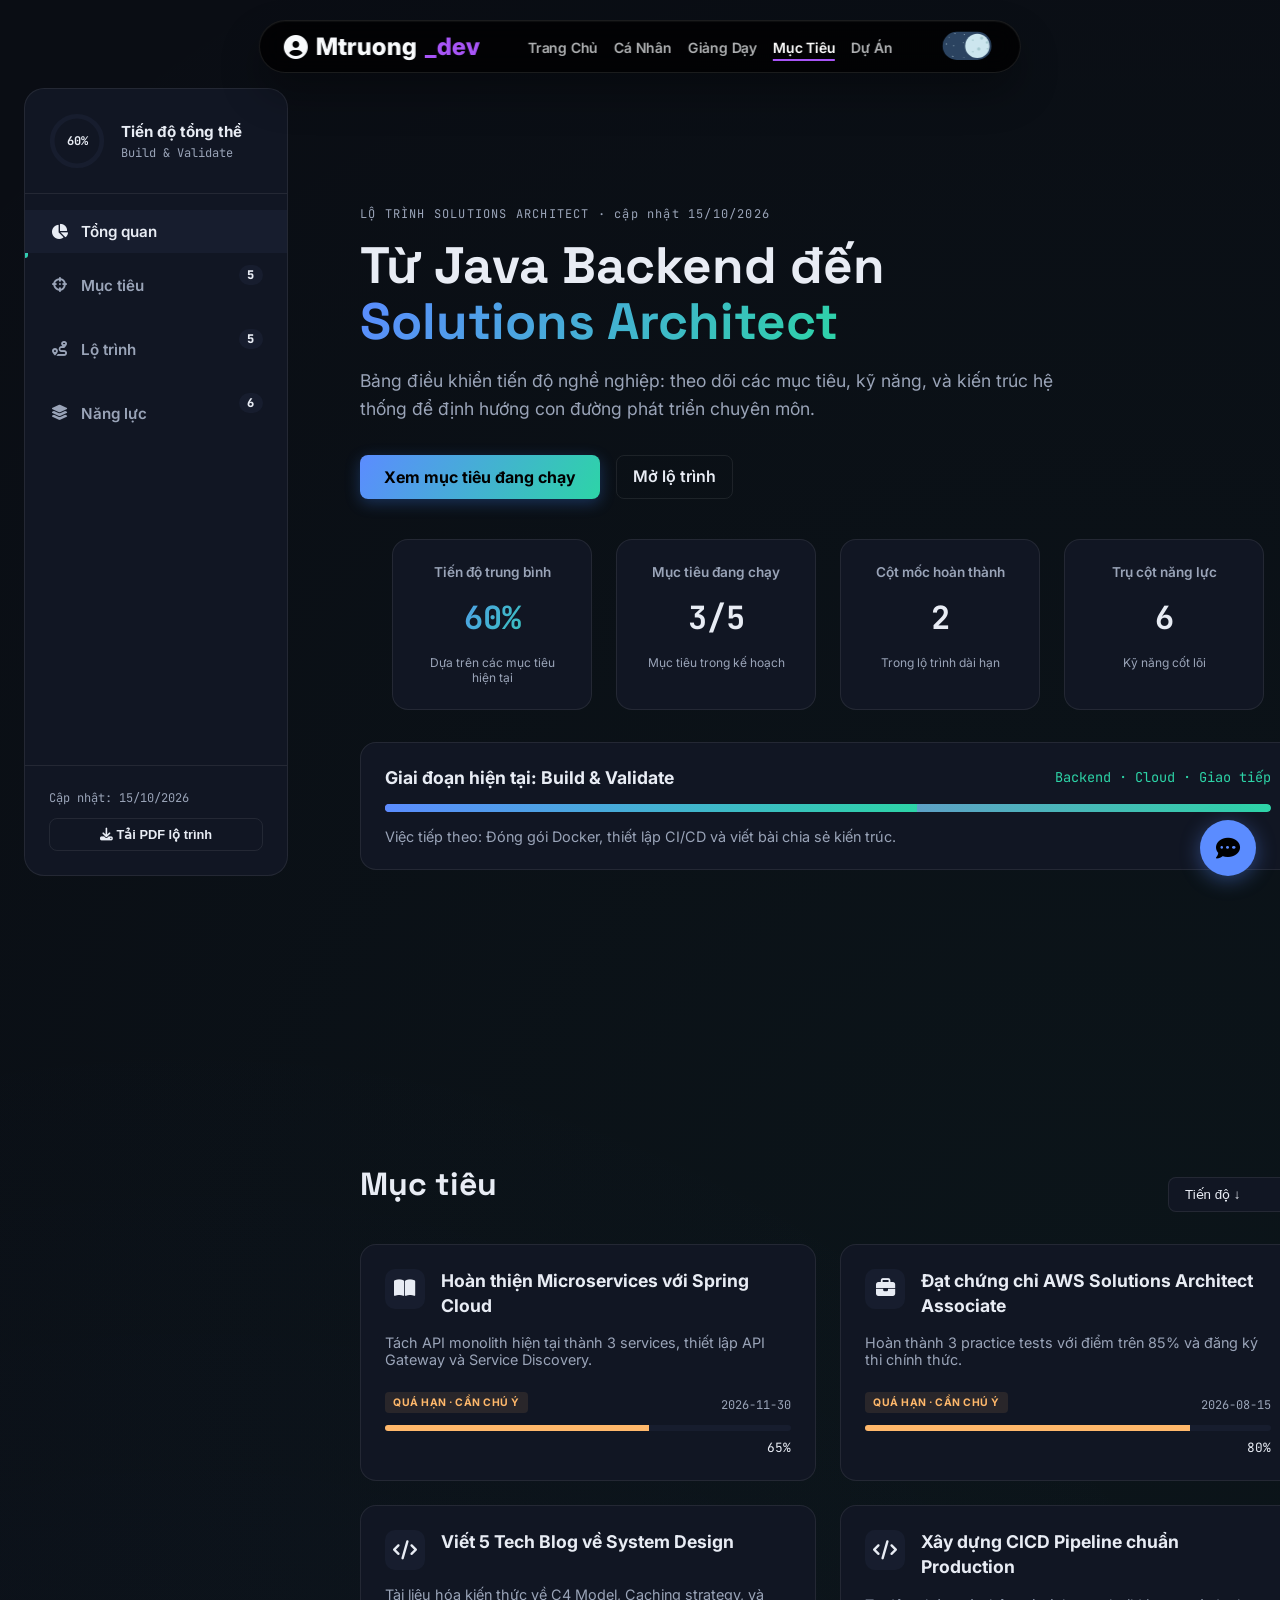
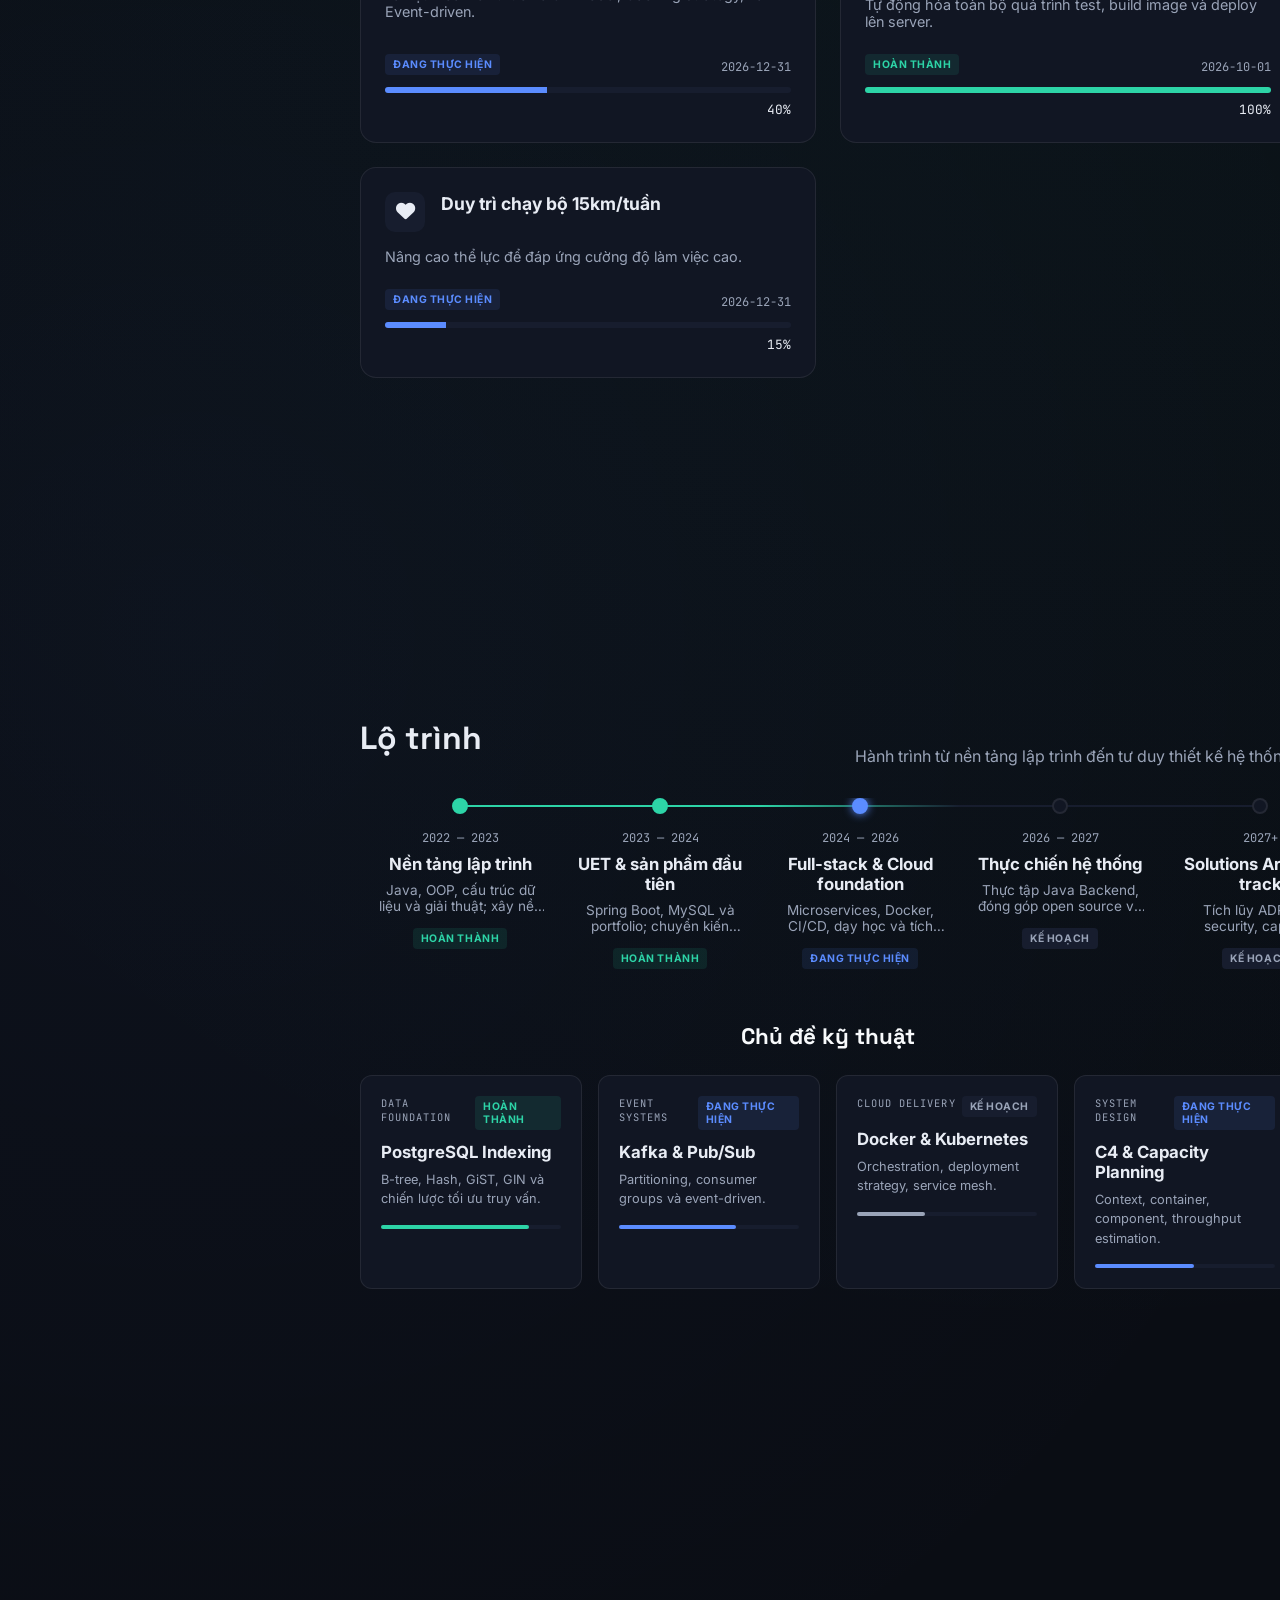
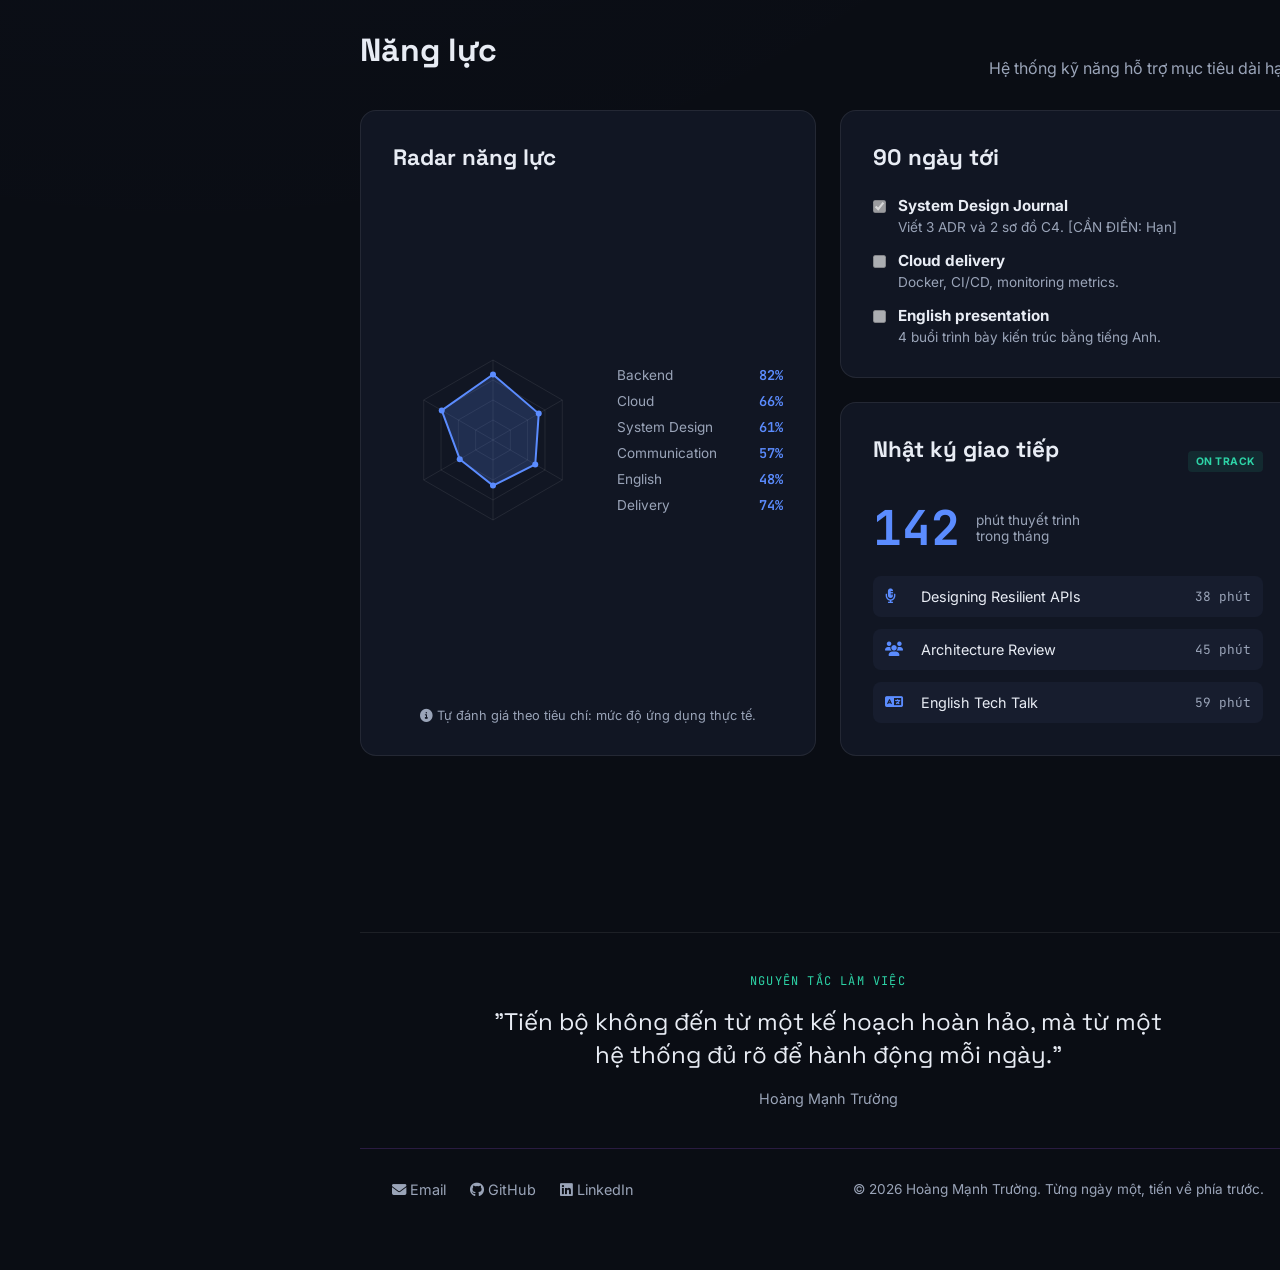
<file: backend/src/main/resources/static/pages/muctieu.html>
<!DOCTYPE html>
<html lang="vi">
<head>
  <meta charset="UTF-8">
  <meta name="viewport" content="width=device-width, initial-scale=1">
  <meta name="description" content="Lộ trình phát triển cá nhân hướng tới Solutions Architect của Hoàng Mạnh Trường.">
  <title>SA.Path — Mục Tiêu Cá Nhân</title>
  
  <link rel="preconnect" href="https://fonts.googleapis.com">
  <link rel="preconnect" href="https://fonts.gstatic.com" crossorigin>
  <link href="https://fonts.googleapis.com/css2?family=Inter:wght@400;500;600;700&family=JetBrains+Mono:wght@500;600;700&family=Space+Grotesk:wght@600;700&display=swap" rel="stylesheet">
  
  <link rel="stylesheet" href="../assets/css/style.css">
  <link rel="stylesheet" href="../assets/css/common.css">
  <link rel="stylesheet" href="https://cdnjs.cloudflare.com/ajax/libs/font-awesome/6.4.0/css/all.min.css">
  <link rel="stylesheet" href="../assets/css/goals-page.css">
</head>
<body class="sa-path-page" data-theme="dark">
  <nav class="navbar-unified" aria-label="Điều hướng chính"><a href="../index.html" class="nav-logo"><i class="fa-solid fa-circle-user"></i> Mtruong<span>_dev</span></a>        <ul class="nav-links-unified">
            <li><a href="../index.html">Trang Chủ</a></li>
            <li><a href="about.html">Cá Nhân</a></li>
            <li>
                <a href="teaching.html">Giảng Dạy <i class="fa-solid fa-angle-down" style="font-size: 0.7em;"></i></a>
                <ul class="nav-dropdown">
                    <li><a href="teaching.html#about">Giới thiệu</a></li>
                    <li><a href="teaching.html#programs">Lộ trình học</a></li>
                    <li><a href="teaching.html#pricing">Học phí</a></li>
                    <li><a href="teaching.html#resources">Góc học tập</a></li>
                    <li><a href="teaching.html#research">Nghiên cứu</a></li>
                </ul>
            </li>
            <li><a href="muctieu.html">Mục Tiêu</a></li>
            <li><a href="projects.html">Dự Án</a></li>
        </ul><div id="auth-controls" class="nav-auth"><label id="theme-toggle-button">
  <input type="checkbox" id="toggle">
  <svg viewBox="0 0 69.667 44" xmlns:xlink="http://www.w3.org/1999/xlink" xmlns="http://www.w3.org/2000/svg">
    <g transform="translate(3.5 3.5)" data-name="Component 15 – 1" id="Component_15_1">
      <g filter="url(#container)" transform="matrix(1, 0, 0, 1, -3.5, -3.5)">
        <rect fill="#83cbd8" transform="translate(3.5 3.5)" rx="17.5" height="35" width="60.667" data-name="container" id="container"></rect>
      </g>
      <g transform="translate(2.333 2.333)" id="button">
        <g data-name="sun" id="sun">
          <g filter="url(#sun-outer)" transform="matrix(1, 0, 0, 1, -5.83, -5.83)">
            <circle fill="#f8e664" transform="translate(5.83 5.83)" r="15.167" cy="15.167" cx="15.167" data-name="sun-outer" id="sun-outer-2"></circle>
          </g>
          <g filter="url(#sun)" transform="matrix(1, 0, 0, 1, -5.83, -5.83)">
            <path fill="rgba(246,254,247,0.29)" transform="translate(9.33 9.33)" d="M11.667,0A11.667,11.667,0,1,1,0,11.667,11.667,11.667,0,0,1,11.667,0Z" data-name="sun" id="sun-3"></path>
          </g>
          <circle fill="#fcf4b9" transform="translate(8.167 8.167)" r="7" cy="7" cx="7" id="sun-inner"></circle>
        </g>
        <g data-name="moon" id="moon">
          <g filter="url(#moon)" transform="matrix(1, 0, 0, 1, -31.5, -5.83)">
            <circle fill="#cce6ee" transform="translate(31.5 5.83)" r="15.167" cy="15.167" cx="15.167" data-name="moon" id="moon-3"></circle>
          </g>
          <g fill="#a6cad0" transform="translate(-24.415 -1.009)" id="patches">
            <circle transform="translate(43.009 4.496)" r="2" cy="2" cx="2"></circle>
            <circle transform="translate(39.366 17.952)" r="2" cy="2" cx="2" data-name="patch"></circle>
            <circle transform="translate(33.016 8.044)" r="1" cy="1" cx="1" data-name="patch"></circle>
            <circle transform="translate(51.081 18.888)" r="1" cy="1" cx="1" data-name="patch"></circle>
            <circle transform="translate(33.016 22.503)" r="1" cy="1" cx="1" data-name="patch"></circle>
            <circle transform="translate(50.081 10.53)" r="1.5" cy="1.5" cx="1.5" data-name="patch"></circle>
          </g>
        </g>
      </g>
      <g filter="url(#cloud)" transform="matrix(1, 0, 0, 1, -3.5, -3.5)">
        <path fill="#fff" transform="translate(-3466.47 -160.94)" d="M3512.81,173.815a4.463,4.463,0,0,1,2.243.62.95.95,0,0,1,.72-1.281,4.852,4.852,0,0,1,2.623.519c.034.02-.5-1.968.281-2.716a2.117,2.117,0,0,1,2.829-.274,1.821,1.821,0,0,1,.854,1.858c.063.037,2.594-.049,3.285,1.273s-.865,2.544-.807,2.626a12.192,12.192,0,0,1,2.278.892c.553.448,1.106,1.992-1.62,2.927a7.742,7.742,0,0,1-3.762-.3c-1.28-.49-1.181-2.65-1.137-2.624s-1.417,2.2-2.623,2.2a4.172,4.172,0,0,1-2.394-1.206,3.825,3.825,0,0,1-2.771.774c-3.429-.46-2.333-3.267-2.2-3.55A3.721,3.721,0,0,1,3512.81,173.815Z" data-name="cloud" id="cloud"></path>
      </g>
      <g fill="#def8ff" transform="translate(3.585 1.325)" id="stars">
        <path transform="matrix(-1, 0.017, -0.017, -1, 24.231, 3.055)" d="M.774,0,.566.559,0,.539.458.933.25,1.492l.485-.361.458.394L1.024.953,1.509.592.943.572Z"></path>
        <path transform="matrix(-0.777, 0.629, -0.629, -0.777, 23.185, 12.358)" d="M1.341.529.836.472.736,0,.505.46,0,.4.4.729l-.231.46L.605.932l.4.326L.9.786Z" data-name="star"></path>
        <path transform="matrix(0.438, 0.899, -0.899, 0.438, 23.177, 29.735)" d="M.015,1.065.475.9l.285.365L.766.772l.46-.164L.745.494.751,0,.481.407,0,.293.285.658Z" data-name="star"></path>
        <path transform="translate(12.677 0.388) rotate(104)" d="M1.161,1.6,1.059,1,1.574.722.962.607.86,0,.613.572,0,.457.446.881.2,1.454l.516-.274Z" data-name="star"></path>
        <path transform="matrix(-0.07, 0.998, -0.998, -0.07, 11.066, 15.457)" d="M.873,1.648l.114-.62L1.579.945,1.03.62,1.144,0,.706.464.157.139.438.7,0,1.167l.592-.083Z" data-name="star"></path>
        <path transform="translate(8.326 28.061) rotate(11)" d="M.593,0,.638.724,0,.982l.7.211.045.724.36-.64.7.211L1.342.935,1.7.294,1.063.552Z" data-name="star"></path>
        <path transform="translate(5.012 5.962) rotate(172)" d="M.816,0,.5.455,0,.311.323.767l-.312.455.516-.215.323.456L.827.911,1.343.7.839.552Z" data-name="star"></path>
        <path transform="translate(2.218 14.616) rotate(169)" d="M1.261,0,.774.571.114.3.487.967,0,1.538.728,1.32l.372.662.047-.749.728-.218L1.215.749Z" data-name="star"></path>
      </g>
    </g>
  </svg>
</label></div></nav>

  <div class="sa-layout">
    <!-- SIDEBAR -->
    <aside class="sa-sidebar" id="sa-sidebar">
      <div class="sidebar-header">
        <div class="sidebar-progress-ring">
          <svg viewBox="0 0 36 36">
            <path class="ring-bg" d="M18 2.0845 a 15.9155 15.9155 0 0 1 0 31.831 a 15.9155 15.9155 0 0 1 0 -31.831" />
            <path class="ring-fill" id="sb-ring" stroke-dasharray="0, 100" d="M18 2.0845 a 15.9155 15.9155 0 0 1 0 31.831 a 15.9155 15.9155 0 0 1 0 -31.831" />
          </svg>
          <span id="sb-progress-text">0%</span>
        </div>
        <div class="sidebar-header-text">
          <strong>Tiến độ tổng thể</strong>
          <span class="mono">Build & Validate</span>
        </div>
      </div>
      
      <nav class="sidebar-nav" aria-label="Mục lục trang">
        <div class="nav-scroll-indicator" id="nav-indicator"></div>
        
        <a href="#tong-quan" class="nav-item is-active" data-target="tong-quan" aria-current="true">
          <i class="fa-solid fa-chart-pie"></i>
          <span>Tổng quan</span>
        </a>
        
        <div class="nav-item-group">
          <a href="#muc-tieu" class="nav-item" data-target="muc-tieu">
            <i class="fa-solid fa-crosshairs"></i>
            <span>Mục tiêu</span>
            <span class="badge" id="sb-goals-count">0</span>
          </a>
          <div class="nav-sub-items">
            <button class="nav-filter active" data-filter="all">Tất cả</button>
            <button class="nav-filter" data-filter="hoc-tap">Học tập</button>
            <button class="nav-filter" data-filter="ky-nang">Kỹ năng</button>
            <button class="nav-filter" data-filter="su-nghiep">Sự nghiệp</button>
            <button class="nav-filter" data-filter="cuoc-song">Cuộc sống</button>
          </div>
        </div>
        
        <a href="#lo-trinh" class="nav-item" data-target="lo-trinh">
          <i class="fa-solid fa-route"></i>
          <span>Lộ trình</span>
          <span class="badge" id="sb-roadmap-count">0</span>
        </a>
        
        <a href="#nang-luc" class="nav-item" data-target="nang-luc">
          <i class="fa-solid fa-layer-group"></i>
          <span>Năng lực</span>
          <span class="badge" id="sb-cap-count">0</span>
        </a>
      </nav>
      
      <div class="sidebar-footer">
        <p class="mono" id="sb-last-update">Cập nhật: --/--/----</p>
        <button class="btn-outline btn-sm"><i class="fa-solid fa-download"></i> Tải PDF lộ trình</button>
        <button class="btn-toggle-sidebar" id="btn-toggle-sidebar" aria-label="Thu gọn sidebar">
          <i class="fa-solid fa-chevron-left"></i>
        </button>
      </div>
    </aside>

    <!-- MOBILE BOTTOM BAR -->
    <nav class="mobile-bottom-bar">
        <a href="#tong-quan" class="nav-item is-active" data-target="tong-quan">
          <i class="fa-solid fa-chart-pie"></i><span>Tổng quan</span>
        </a>
        <a href="#muc-tieu" class="nav-item" data-target="muc-tieu">
          <i class="fa-solid fa-crosshairs"></i><span>Mục tiêu</span>
        </a>
        <a href="#lo-trinh" class="nav-item" data-target="lo-trinh">
          <i class="fa-solid fa-route"></i><span>Lộ trình</span>
        </a>
        <a href="#nang-luc" class="nav-item" data-target="nang-luc">
          <i class="fa-solid fa-layer-group"></i><span>Năng lực</span>
        </a>
    </nav>

    <!-- MAIN CONTENT -->
    <main class="sa-content">
      
      <!-- 1. TỔNG QUAN -->
      <section id="tong-quan" class="sa-section">
        <div class="overview-hero reveal">
          <div class="hero-label mono">LỘ TRÌNH SOLUTIONS ARCHITECT · <span id="hero-date"></span></div>
          <h1>Từ Java Backend đến <span class="text-gradient">Solutions Architect</span></h1>
          <p class="hero-desc">Bảng điều khiển tiến độ nghề nghiệp: theo dõi các mục tiêu, kỹ năng, và kiến trúc hệ thống để định hướng con đường phát triển chuyên môn.</p>
          <div class="hero-cta">
            <a href="#muc-tieu" class="btn-primary">Xem mục tiêu đang chạy</a>
            <a href="#lo-trinh" class="btn-outline">Mở lộ trình</a>
          </div>
        </div>
        
        <div class="stats-grid reveal" style="transition-delay: 0.1s">
          <div class="stat-card">
            <div class="stat-header">Tiến độ trung bình</div>
            <div class="stat-value text-gradient" id="stat-avg">0%</div>
            <div class="stat-desc">Dựa trên các mục tiêu hiện tại</div>
          </div>
          <div class="stat-card">
            <div class="stat-header">Mục tiêu đang chạy</div>
            <div class="stat-value" id="stat-active-goals">0/0</div>
            <div class="stat-desc">Mục tiêu trong kế hoạch</div>
          </div>
          <div class="stat-card">
            <div class="stat-header">Cột mốc hoàn thành</div>
            <div class="stat-value" id="stat-milestones">0</div>
            <div class="stat-desc">Trong lộ trình dài hạn</div>
          </div>
          <div class="stat-card">
            <div class="stat-header">Trụ cột năng lực</div>
            <div class="stat-value" id="stat-capabilities">0</div>
            <div class="stat-desc">Kỹ năng cốt lõi</div>
          </div>
        </div>

        <div class="stage-card reveal" style="transition-delay: 0.2s">
          <div class="stage-header">
            <h3>Giai đoạn hiện tại: Build & Validate</h3>
            <span class="mono">Backend · Cloud · Giao tiếp</span>
          </div>
          <div class="stage-progress">
            <div class="progress-bar"><div class="progress-fill" style="width: 0%" id="stage-progress-fill"></div></div>
          </div>
          <p class="stage-next">Việc tiếp theo: Đóng gói Docker, thiết lập CI/CD và viết bài chia sẻ kiến trúc.</p>
        </div>
      </section>

      <!-- 2. MỤC TIÊU -->
      <section id="muc-tieu" class="sa-section">
        <div class="section-header reveal">
          <h2>Mục tiêu</h2>
          <div class="mobile-filters" id="mobile-filters">
            <!-- Rendered by JS -->
          </div>
          <div class="controls">
             <select id="goal-sort">
               <option value="progress">Tiến độ ↓</option>
               <option value="deadline">Hạn gần nhất</option>
               <option value="group">Nhóm</option>
             </select>
          </div>
        </div>
        
        <div id="goals-container" class="goals-container">
           <!-- Rendered by JS -->
        </div>
      </section>

      <!-- 3. LỘ TRÌNH -->
      <section id="lo-trinh" class="sa-section">
        <div class="section-header reveal">
          <h2>Lộ trình</h2>
          <p>Hành trình từ nền tảng lập trình đến tư duy thiết kế hệ thống.</p>
        </div>
        <div class="roadmap-container reveal" id="roadmap-container">
          <!-- Rendered by JS -->
        </div>
        
        <h3 class="subsection-title reveal">Chủ đề kỹ thuật</h3>
        <div class="topics-grid reveal" id="topics-grid">
           <!-- Rendered by JS -->
        </div>
      </section>

      <!-- 4. NĂNG LỰC -->
      <section id="nang-luc" class="sa-section">
        <div class="section-header reveal">
          <h2>Năng lực</h2>
          <p>Hệ thống kỹ năng hỗ trợ mục tiêu dài hạn.</p>
        </div>
        
        <div class="capabilities-grid">
          <div class="cap-card reveal">
            <h3>Radar năng lực</h3>
            <div class="radar-container">
              <svg viewBox="0 0 200 200" id="radar-chart"></svg>
              <div class="radar-legend" id="radar-legend"></div>
            </div>
            <p class="cap-note" title="Tự đánh giá qua các dự án cá nhân và công việc thực tế"><i class="fa-solid fa-circle-info"></i> Tự đánh giá theo tiêu chí: mức độ ứng dụng thực tế.</p>
          </div>
          
          <div class="cap-right-col">
            <div class="cap-card reveal" style="transition-delay: 0.1s">
              <h3>90 ngày tới</h3>
              <ul class="priority-list">
                <li>
                  <input type="checkbox" checked disabled>
                  <div>
                    <strong>System Design Journal</strong>
                    <span>Viết 3 ADR và 2 sơ đồ C4. [CẦN ĐIỀN: Hạn]</span>
                  </div>
                </li>
                <li>
                  <input type="checkbox" disabled>
                  <div>
                    <strong>Cloud delivery</strong>
                    <span>Docker, CI/CD, monitoring metrics.</span>
                  </div>
                </li>
                <li>
                  <input type="checkbox" disabled>
                  <div>
                    <strong>English presentation</strong>
                    <span>4 buổi trình bày kiến trúc bằng tiếng Anh.</span>
                  </div>
                </li>
              </ul>
            </div>
            
            <div class="cap-card reveal" style="transition-delay: 0.2s">
              <div class="comm-header">
                <h3>Nhật ký giao tiếp</h3>
                <span class="status-badge st-hoan-thanh">ON TRACK</span>
              </div>
              <div class="comm-stats">
                <div class="comm-number mono" id="comm-minutes">0</div>
                <span>phút thuyết trình<br>trong tháng</span>
              </div>
              <ul class="comm-list" id="comm-list">
                 <!-- Rendered by JS -->
              </ul>
            </div>
          </div>
        </div>
      </section>

      <!-- QUOTE & FOOTER -->
      <div class="sa-footer-area">
        <blockquote class="sa-quote reveal">
          <div class="quote-label mono">Nguyên tắc làm việc</div>
          <p>"Tiến bộ không đến từ một kế hoạch hoàn hảo, mà từ một hệ thống đủ rõ để hành động mỗi ngày."</p>
          <cite>Hoàng Mạnh Trường</cite>
        </blockquote>

        <footer class="sa-footer reveal">
          <div class="footer-links">
            <a href="mailto:truongcri0101@gmail.com"><i class="fa-solid fa-envelope"></i> Email</a>
            <a href="#"><i class="fa-brands fa-github"></i> GitHub</a>
            <a href="#"><i class="fa-brands fa-linkedin"></i> LinkedIn</a>
          </div>
          <div class="footer-copy">
            &copy; 2026 Hoàng Mạnh Trường. Từng ngày một, tiến về phía trước.
          </div>
        </footer>
      </div>
    </main>
    
    <a href="#chat" class="fab-chat"><i class="fa-solid fa-comment-dots"></i></a>
  </div>

  <script src="../assets/js/common.js"></script>
  <script src="../assets/js/goals-data.js"></script>
  <script src="../assets/js/goals-page.js"></script>
</body>
</html>
</file>
<file: backend/src/main/resources/static/assets/css/style.css>
:root {
    --bg-color: #0b0118; /* Deep Purple Black */
    --surface-color: #1a0b2e; /* Darker Surface */
    --primary-color: #a855f7; /* Vibrant Purple */
    --primary-hover: #9333ea;
    --text-main: #f8fafc;
    --text-muted: #a78bfa;
    --accent: #d946ef;
    --glass-bg: rgba(26, 11, 46, 0.7);
    --glass-border: rgba(168, 85, 247, 0.2);
}

* {
    margin: 0;
    padding: 0;
    box-sizing: border-box;
}

html {
    scroll-behavior: smooth;
    font-family: 'Outfit', sans-serif;
    color: var(--text-main);
    background-color: var(--bg-color);
}

body {
    overflow-x: hidden;
    position: relative;
}

/* Background Effects */
.blob {
    position: fixed;
    border-radius: 50%;
    filter: blur(100px);
    z-index: -1;
    opacity: 0.5;
    animation: float 20s infinite ease-in-out;
}

.blob-1 {
    width: 400px;
    height: 400px;
    background: rgba(59, 130, 246, 0.3);
    top: -100px;
    left: -100px;
}

.blob-2 {
    width: 300px;
    height: 300px;
    background: rgba(139, 92, 246, 0.3);
    bottom: -100px;
    right: -100px;
    animation-delay: -5s;
}

@keyframes float {
    0%, 100% { transform: translate(0, 0) scale(1); }
    33% { transform: translate(30px, -50px) scale(1.1); }
    66% { transform: translate(-20px, 20px) scale(0.9); }
}

/* Navigation */
.navbar {
    position: fixed;
    top: 0;
    left: 0;
    width: 100%;
    padding: 1.5rem 0;
    z-index: 1000;
    transition: all 0.3s ease;
}

.navbar.scrolled {
    background: var(--glass-bg);
    backdrop-filter: blur(10px);
    padding: 1rem 0;
    border-bottom: 1px solid var(--glass-border);
}

.nav-content {
    max-width: 1200px;
    margin: 0 auto;
    padding: 0 2rem;
    display: flex;
    justify-content: space-between;
    align-items: center;
}

.logo {
    font-size: 2rem;
    font-weight: 800;
    color: var(--text-main);
}

.logo span {
    color: var(--primary-color);
}

.nav-links {
    display: flex;
    list-style: none;
    gap: 2rem;
}

.nav-links a {
    color: var(--text-main);
    text-decoration: none;
    font-weight: 400;
    transition: color 0.3s ease;
    position: relative;
}

.nav-links a:hover {
    color: var(--primary-color);
}

.nav-links a::after {
    content: '';
    position: absolute;
    bottom: -5px;
    left: 0;
    width: 0;
    height: 2px;
    background: var(--primary-color);
    transition: width 0.3s ease;
}

.nav-links a:hover::after {
    width: 100%;
}

/* Common Layout */
main, .container {
    max-width: 1200px;
    margin: 0 auto;
    padding: 0 2rem;
    width: 100%;
}

main {
    padding: 0 2rem;
}

section {
    min-height: 100vh;
    display: flex;
    flex-direction: column;
    justify-content: center;
    padding: 6rem 0;
}

.section-title {
    font-size: 2.5rem;
    margin-bottom: 3rem;
    position: relative;
    display: inline-block;
    font-weight: 800;
}

.section-title::after {
    content: '';
    position: absolute;
    bottom: -10px;
    left: 0;
    width: 60px;
    height: 4px;
    background: linear-gradient(90deg, var(--primary-color), var(--accent));
    border-radius: 2px;
}

/* Hero Section */
.hero .container {
    display: flex;
    align-items: center;
    justify-content: space-between;
    gap: 4rem;
}

.hero-content {
    flex: 1;
}

.greeting {
    color: var(--primary-color);
    font-weight: 600;
    font-size: 1.2rem;
    margin-bottom: 1rem;
}

.name {
    font-size: 4rem;
    font-weight: 800;
    line-height: 1.1;
    margin-bottom: 1rem;
    background: linear-gradient(to right, #fff, #94a3b8);
    -webkit-background-clip: text;
    background-clip: text;
    -webkit-text-fill-color: transparent;
}

.title {
    font-size: 2rem;
    color: var(--text-muted);
    font-weight: 400;
    margin-bottom: 1.5rem;
}

.description {
    color: var(--text-muted);
    font-size: 1.1rem;
    line-height: 1.7;
    margin-bottom: 2.5rem;
    max-width: 600px;
}

.hero-cta {
    display: flex;
    gap: 1rem;
}

.btn {
    padding: 0.8rem 2rem;
    border-radius: 50px;
    font-weight: 600;
    text-decoration: none;
    transition: all 0.3s ease;
    cursor: pointer;
    display: inline-block;
}

.btn-primary {
    background: linear-gradient(135deg, var(--primary-color), var(--accent));
    color: white;
    border: none;
    box-shadow: 0 4px 15px rgba(59, 130, 246, 0.3);
}

.btn-primary:hover {
    transform: translateY(-2px);
    box-shadow: 0 6px 20px rgba(59, 130, 246, 0.4);
}

.btn-outline {
    background: transparent;
    color: var(--text-main);
    border: 2px solid var(--glass-border);
}

.btn-outline:hover {
    border-color: var(--primary-color);
    color: var(--primary-color);
}

.hero-image {
    flex: 1;
    display: flex;
    justify-content: center;
}

.image-wrapper {
    width: 400px;
    height: 400px;
    border-radius: 30% 70% 70% 30% / 30% 30% 70% 70%;
    overflow: hidden;
    border: 4px solid var(--glass-border);
    box-shadow: 0 20px 40px rgba(0,0,0,0.3);
    animation: morph 8s ease-in-out infinite;
}

@keyframes morph {
    0% { border-radius: 30% 70% 70% 30% / 30% 30% 70% 70%; }
    50% { border-radius: 70% 30% 30% 70% / 70% 70% 30% 30%; }
    100% { border-radius: 30% 70% 70% 30% / 30% 30% 70% 70%; }
}

.image-wrapper img {
    width: 100%;
    height: 100%;
    object-fit: cover;
    transition: transform 0.5s ease;
}

.image-wrapper:hover img {
    transform: scale(1.1);
}

/* About Section */
.about-grid {
    display: grid;
    grid-template-columns: 1fr 1fr;
    gap: 3rem;
}

.glass-card {
    background: var(--surface-color);
    padding: 2.5rem;
    border-radius: 1.5rem;
    border: 1px solid var(--glass-border);
    transition: all 0.3s ease;
}

.glass-card:hover {
    border-color: var(--primary-color);
    box-shadow: 0 10px 30px rgba(0,0,0,0.2);
}

.mb-3 {
    margin-bottom: 1.5rem;
}

.about-text h3, .timeline h3 {
    font-size: 1.8rem;
    color: var(--text-main);
    display: flex;
    align-items: center;
    gap: 0.8rem;
}

.about-text h3 i, .timeline h3 i {
    color: var(--primary-color);
}

.about-text p {
    color: var(--text-muted);
    font-size: 1.1rem;
    line-height: 1.8;
    margin-bottom: 1rem;
}

.personal-info {
    display: flex;
    flex-direction: column;
    gap: 1.2rem;
    border-top: 1px solid var(--glass-border);
    padding-top: 1.5rem;
}

.info-item {
    display: flex;
    justify-content: space-between;
    align-items: center;
}

.info-label {
    color: var(--text-muted);
    display: flex;
    align-items: center;
    gap: 0.5rem;
    font-weight: 600;
}

.info-value {
    color: var(--text-main);
    font-weight: 500;
}

/* Timeline */
.timeline {
    position: relative;
}

.timeline-container {
    position: relative;
    margin-top: 1.5rem;
}

.timeline-container::before {
    content: '';
    position: absolute;
    left: 7px;
    top: 0;
    bottom: 0;
    width: 2px;
    background: var(--glass-border);
}

.timeline-item {
    position: relative;
    padding-left: 2.5rem;
    margin-bottom: 2rem;
}

.timeline-item:last-child {
    margin-bottom: 0;
}

.timeline-dot {
    position: absolute;
    left: 0;
    top: 0.3rem;
    width: 16px;
    height: 16px;
    border-radius: 50%;
    background: var(--primary-color);
    box-shadow: 0 0 0 4px var(--surface-color);
    transition: all 0.3s ease;
}

.timeline-item:hover .timeline-dot {
    background: var(--accent);
    transform: scale(1.2);
    box-shadow: 0 0 0 6px rgba(139, 92, 246, 0.2);
}

.timeline-date {
    font-size: 0.9rem;
    color: var(--primary-color);
    font-weight: 600;
    margin-bottom: 0.5rem;
    display: inline-block;
    background: rgba(59, 130, 246, 0.1);
    padding: 0.3rem 0.8rem;
    border-radius: 20px;
}

.timeline-content h4 {
    font-size: 1.3rem;
    margin-bottom: 0.5rem;
    color: var(--text-main);
}

.timeline-content p {
    color: var(--text-muted);
    line-height: 1.6;
}

.stats {
    display: grid;
    grid-template-columns: 1fr 1fr;
    gap: 1.5rem;
}

.stat-item {
    text-align: center;
    padding: 1.5rem;
}

.stat-item h3 {
    font-size: 2.5rem;
    font-weight: 800;
    color: var(--primary-color);
    margin-bottom: 0.5rem;
}

.stat-item p {
    color: var(--text-muted);
}

/* Skills Section */
.skills-grid {
    display: grid;
    grid-template-columns: repeat(auto-fit, minmax(250px, 1fr));
    gap: 2rem;
}

.skill-card {
    background: var(--surface-color);
    padding: 2.5rem 2rem;
    border-radius: 1rem;
    border: 1px solid var(--glass-border);
    text-align: center;
    transition: all 0.3s ease;
    cursor: pointer;
}

.skill-card:hover {
    transform: translateY(-10px);
    background: linear-gradient(to bottom right, var(--surface-color), rgba(59, 130, 246, 0.1));
    border-color: var(--primary-color);
}

.skill-icon {
    font-size: 3rem;
    color: var(--primary-color);
    margin-bottom: 1.5rem;
}

.skill-card h3 {
    font-size: 1.5rem;
    margin-bottom: 1rem;
}

.skill-card p {
    color: var(--text-muted);
}

/* Projects Section */
.projects-grid {
    display: grid;
    grid-template-columns: repeat(auto-fit, minmax(350px, 1fr));
    gap: 2rem;
}

.project-card {
    background: var(--surface-color);
    border-radius: 1rem;
    overflow: hidden;
    border: 1px solid var(--glass-border);
    transition: all 0.3s ease;
}

.project-card:hover {
    transform: translateY(-10px);
    border-color: var(--primary-color);
    box-shadow: 0 10px 30px rgba(0,0,0,0.3);
}

.project-img {
    width: 100%;
    height: 200px;
    overflow: hidden;
}

.project-img img {
    width: 100%;
    height: 100%;
    object-fit: cover;
    transition: transform 0.5s ease;
}

.project-card:hover .project-img img {
    transform: scale(1.1);
}

.project-info {
    padding: 2rem;
}

.project-info h3 {
    font-size: 1.5rem;
    margin-bottom: 1rem;
}

.project-info p {
    color: var(--text-muted);
    margin-bottom: 1.5rem;
    line-height: 1.6;
}

.project-tags {
    display: flex;
    flex-wrap: wrap;
    gap: 0.5rem;
}

.project-tags span {
    background: rgba(59, 130, 246, 0.1);
    color: var(--primary-color);
    padding: 0.4rem 0.8rem;
    border-radius: 50px;
    font-size: 0.9rem;
    font-weight: 600;
}

/* Contact Section */
.contact-content {
    text-align: center;
    max-width: 600px;
    margin: 0 auto;
}

.contact-content p {
    color: var(--text-muted);
    font-size: 1.2rem;
    line-height: 1.6;
    margin-bottom: 2rem;
}

.social-links {
    display: flex;
    justify-content: center;
    gap: 1.5rem;
    margin-bottom: 2rem;
}

.social-icon {
    display: flex;
    align-items: center;
    justify-content: center;
    width: 50px;
    height: 50px;
    background: var(--surface-color);
    border: 1px solid var(--glass-border);
    border-radius: 50%;
    color: var(--text-main);
    font-size: 1.5rem;
    transition: all 0.3s ease;
    text-decoration: none;
}

.social-icon:hover {
    background: var(--primary-color);
    border-color: var(--primary-color);
    transform: translateY(-5px);
}

.mt-4 {
    margin-top: 2rem;
}

/* Footer */
footer {
    text-align: center;
    padding: 2rem;
    border-top: 1px solid var(--glass-border);
    color: var(--text-muted);
}

/* Responsive */
@media (max-width: 900px) {
    .hero .container {
        flex-direction: column;
        text-align: center;
        gap: 2rem;
    }

    .hero-cta {
        justify-content: center;
    }

    .about-grid {
        grid-template-columns: 1fr;
    }

    .stats {
        grid-template-columns: repeat(2, 1fr);
        width: 100%;
    }

    .nav-links {
        display: none;
    }

    .hero-pro-container {
        flex-direction: column;
        align-items: center;
    }
    
    .hero-pro-left {
        order: 2;
        margin-top: 2rem;
    }

    .hero-pro-right {
        order: 1;
        padding-top: 2rem;
    }

    .hero-cards {
        flex-direction: column;
        align-items: center;
    }
    
    .social-banner-content {
        flex-direction: column;
        gap: 1.5rem;
    }
    
    .header-logo-area .header-content {
        flex-direction: column;
        gap: 1rem;
        text-align: center;
    }
}

/* Problogger Style Additions */
.top-bar {
    background-color: #1a6b9a;
    color: white;
    padding: 8px 0;
    text-align: center;
    font-size: 0.9rem;
}

.top-bar-content {
    display: flex;
    justify-content: center;
    align-items: center;
    gap: 15px;
}

.top-bar-btn {
    background-color: #f15a24;
    color: white;
    padding: 4px 12px;
    border-radius: 4px;
    text-decoration: none;
    font-weight: 600;
}

.header-logo-area {
    background-color: white;
    padding: 20px 0;
}

.header-logo-area .header-content {
    max-width: 1200px;
    margin: 0 auto;
    padding: 0 2rem;
    display: flex;
    justify-content: space-between;
    align-items: center;
}

.header-logo-area .logo {
    color: #1a6b9a;
    font-size: 2rem;
    font-weight: 800;
}

.header-logo-area .logo span {
    color: #f15a24;
}

.header-right {
    color: #333;
    font-size: 1.1rem;
}

.header-right a {
    color: #f15a24;
    text-decoration: none;
    font-weight: 600;
}

.main-nav {
    background-color: #21759b;
    position: relative;
    padding: 0;
}

.main-nav .nav-content {
    max-width: 1200px;
    margin: 0 auto;
    padding: 0 2rem;
    display: flex;
    justify-content: space-between;
    align-items: center;
}

.main-nav .nav-links {
    display: flex;
    list-style: none;
    gap: 0;
    margin: 0;
}

.main-nav .nav-links li a {
    color: white;
    text-decoration: none;
    padding: 15px 20px;
    display: block;
    font-weight: 600;
    font-size: 1.1rem;
    position: relative;
}

.main-nav .nav-links li a:hover {
    background-color: #1a6b9a;
    color: white;
}

/* Dropdown Menu Styles */
.dropdown {
    position: relative;
}

.dropdown-menu {
    position: absolute;
    top: 100%;
    left: 0;
    background-color: #21759b;
    min-width: 200px;
    display: none;
    list-style: none;
    z-index: 1001;
    box-shadow: 0 8px 16px rgba(0,0,0,0.2);
}

.dropdown-menu li {
    width: 100%;
}

.dropdown-menu li a {
    padding: 12px 20px !important;
    border-bottom: 1px solid rgba(255,255,255,0.1);
}

.dropdown-menu li a:hover {
    background-color: #1a6b9a;
}

.dropdown:hover .dropdown-menu {
    display: block;
}

.nav-links li a i {
    margin-left: 5px;
    font-size: 0.8rem;
}

.main-nav .nav-links li a::after {
    display: none;
}

.search-box {
    display: flex;
    align-items: center;
    background: #1a6b9a;
    border-radius: 4px;
    padding: 2px;
    margin-right: 10px;
}

.search-box input {
    background: transparent;
    border: none;
    color: white;
    padding: 5px 10px;
    outline: none;
}

.search-box input::placeholder {
    color: rgba(255,255,255,0.7);
}

.search-box button {
    background: transparent;
    border: none;
    color: white;
    padding: 5px 10px;
    cursor: pointer;
}

/* Hero Pro */
.hero-pro {
    background-color: #1a344a;
    background-image: radial-gradient(circle at center, #274b6b 0%, #1a344a 100%);
    min-height: auto;
    padding: 0;
    overflow: hidden;
    display: block;
}

.hero-pro-container {
    max-width: 1200px;
    margin: 0 auto;
    padding: 0 2rem;
    display: flex;
    align-items: flex-end;
    gap: 4rem;
}

.hero-pro-left {
    flex: 0 0 40%;
    position: relative;
    display: flex;
    justify-content: center;
}

.hero-person-img {
    width: 100%;
    max-width: 450px;
    display: block;
    margin-bottom: -10px;
}

.hero-pro-right {
    flex: 1;
    padding: 4rem 0 3rem 0;
    text-align: center;
    color: white;
}

.welcome-text {
    font-size: 3.5rem;
    font-weight: 600;
    margin-bottom: 2rem;
    color: white;
    background: none;
    -webkit-text-fill-color: initial;
}

.hero-cards {
    display: flex;
    justify-content: center;
    gap: 2rem;
    margin-bottom: 3rem;
}

.hero-card {
    flex: 1;
    max-width: 250px;
}

.hero-card h3 {
    font-size: 1.2rem;
    font-weight: 400;
    margin-bottom: 1rem;
}

.card-image {
    width: 100%;
    height: 150px;
    border: 4px solid white;
    margin-bottom: 1rem;
    overflow: hidden;
    position: relative;
    background: white;
}

.card-image img {
    width: 100%;
    height: 100%;
    object-fit: cover;
}

.circle-image {
    border-radius: 50%;
    height: 200px;
    width: 200px;
    margin: 0 auto 1rem auto;
    border: 8px solid #f15a24;
    display: flex;
    align-items: center;
    justify-content: center;
    background: white;
    color: #1a6b9a;
}

.circle-content {
    text-align: center;
}

.circle-content i {
    font-size: 3rem;
    color: #f15a24;
    display: block;
    margin-bottom: 10px;
}

.circle-text {
    font-weight: 800;
    font-size: 1.5rem;
}

.hero-card p {
    font-size: 0.95rem;
    line-height: 1.4;
    color: #e2e8f0;
}

.hero-cta-pro {
    margin-top: 1rem;
}

.btn-orange {
    background: linear-gradient(to bottom, #ff8c00, #e05200);
    color: white;
    padding: 12px 30px;
    border-radius: 4px;
    text-decoration: none;
    font-weight: 600;
    font-size: 1.2rem;
    display: inline-block;
    border: 1px solid #c94a00;
    box-shadow: 0 4px 6px rgba(0,0,0,0.2);
    transition: all 0.3s ease;
}

.btn-orange:hover {
    background: linear-gradient(to bottom, #ff9900, #f15a24);
    transform: translateY(-2px);
    color: white;
}

/* Social Banner */
.social-banner {
    background: white;
    padding: 2rem 0;
    border-bottom: 1px solid #eee;
    min-height: auto;
    display: block;
}

.social-banner-content {
    max-width: 1200px;
    margin: 0 auto;
    display: flex;
    justify-content: center;
    align-items: center;
    gap: 3rem;
}

.social-icons-row {
    display: flex;
    gap: 15px;
}

.social-icons-row .soc-icon {
    width: 45px;
    height: 45px;
    border-radius: 50%;
    border: 1px solid #ccc;
    display: flex;
    align-items: center;
    justify-content: center;
    color: #1a6b9a;
    font-size: 1.2rem;
    text-decoration: none;
    transition: all 0.3s;
}

.social-icons-row .soc-icon:hover {
    background: #1a6b9a;
    color: white;
    border-color: #1a6b9a;
}

.social-text {
    color: #333;
    font-size: 1.2rem;
    font-weight: 400;
}

.social-text span {
    color: #f15a24;
    font-weight: 700;
}
/* Page Layout Setup */
.page-content {
    padding: 4rem 2rem;
    max-width: 1200px;
    margin: 0 auto;
    min-height: calc(100vh - 300px);
}

.page-title {
    text-align: center;
    font-size: 2.5rem;
    margin-bottom: 3rem;
    font-weight: 800;
    color: var(--text-main);
    position: relative;
    display: inline-block;
    left: 50%;
    transform: translateX(-50%);
}

.page-title::after {
    content: '';
    position: absolute;
    bottom: -10px;
    left: 0;
    width: 60px;
    height: 4px;
    background: linear-gradient(90deg, var(--primary-color), var(--accent));
    border-radius: 2px;
}

/* Tutor Profile */
.tutor-grid {
    display: flex;
    flex-direction: column;
    gap: 2rem;
}

.tutor-list {
    list-style: none;
    margin-top: 1rem;
}

.tutor-list li {
    margin-bottom: 0.8rem;
    font-size: 1.1rem;
    color: var(--text-muted);
}

.tutor-list li strong {
    color: var(--text-main);
}

.achievement-item {
    margin-top: 1.5rem;
}

.achievement-item h4 {
    color: var(--primary-color);
    font-size: 1.2rem;
    margin-bottom: 0.5rem;
}

.tutor-achievements ul, .tutor-method ul {
    padding-left: 1.5rem;
    color: var(--text-muted);
}

.tutor-achievements ul li, .tutor-method ul li {
    margin-bottom: 0.8rem;
    line-height: 1.5;
}

.tutor-method ul li strong {
    color: var(--accent);
}

/* Coding Platforms */
.subsection-title {
    text-align: center;
    font-size: 2rem;
    margin-bottom: 2rem;
    color: var(--text-main);
}

.platforms-grid {
    display: grid;
    grid-template-columns: repeat(auto-fit, minmax(180px, 1fr));
    gap: 1.5rem;
    margin-bottom: 4rem;
}

.platform-card {
    background: var(--surface-color);
    border: 1px solid var(--glass-border);
    border-radius: 10px;
    padding: 1.5rem;
    text-align: center;
    text-decoration: none;
    color: var(--text-main);
    transition: all 0.3s ease;
    display: flex;
    flex-direction: column;
    align-items: center;
    justify-content: center;
}

.platform-card:hover {
    transform: translateY(-5px);
    border-color: var(--primary-color);
    box-shadow: 0 5px 15px rgba(59, 130, 246, 0.2);
}

.platform-card img {
    width: 60px;
    height: 60px;
    object-fit: contain;
    margin-bottom: 1rem;
    filter: brightness(0) invert(1); /* makes black logos white */
}

.platform-icon {
    font-size: 3rem;
    color: var(--primary-color);
    margin-bottom: 1rem;
}

.platform-card h4 {
    font-size: 1.2rem;
    margin-bottom: 0.5rem;
}

.platform-card p {
    font-size: 0.9rem;
    color: var(--text-muted);
}

/* InLove Slider Styles */
.inlove-container {
    max-width: 1100px;
    margin: 2rem auto;
    background: var(--surface-color);
    border-radius: 30px;
    overflow: hidden;
    box-shadow: 0 25px 50px rgba(0,0,0,0.5);
    font-family: 'Montserrat', sans-serif;
    color: var(--text-main);
    position: relative;
    min-height: 600px;
}

body.light-mode .inlove-container {
    background: white;
    color: #333;
}

.inlove-slider {
    display: flex;
    transition: transform 0.6s cubic-bezier(0.645, 0.045, 0.355, 1);
    width: 300%; /* Three slides */
}

.inlove-slide {
    width: 33.33%;
    flex-shrink: 0;
}

/* Memories Gallery Styles */
.memories-slide {
    background: var(--surface-color);
    padding: 3rem 2rem;
    min-height: 600px;
    text-align: center;
}

body.light-mode .memories-slide {
    background: #fff;
}

.memories-grid {
    display: grid;
    grid-template-columns: repeat(2, 1fr);
    gap: 25px;
    margin-top: 2rem;
    max-width: 1000px;
    margin-left: auto;
    margin-right: auto;
}

.memory-card {
    background: #f8f9fa;
    border-radius: 20px;
    overflow: hidden;
    box-shadow: 0 10px 25px rgba(0,0,0,0.05);
    transition: all 0.4s cubic-bezier(0.175, 0.885, 0.32, 1.275);
    border: 1px solid #eee;
    text-align: left;
}

.memory-card:hover {
    transform: translateY(-10px);
    box-shadow: 0 15px 35px rgba(0,0,0,0.1);
}

.memory-card img {
    width: 100%;
    height: 250px;
    object-fit: cover;
}

.memory-info {
    padding: 1.5rem;
}

.memory-date {
    display: block;
    font-size: 0.85rem;
    color: #a389f4;
    font-weight: 700;
    margin-bottom: 8px;
}

.memory-info p {
    margin: 0;
    font-size: 1.1rem;
    font-weight: 600;
    color: #444;
}

.add-memory-card {
    display: flex;
    flex-direction: column;
    justify-content: center;
    align-items: center;
    border: 3px dashed #ddd !important;
    background: transparent !important;
    cursor: pointer;
    min-height: 350px;
}

.add-memory-card:hover {
    border-color: #a389f4 !important;
    background: #f8f6ff !important;
}

.add-icon {
    width: 80px;
    height: 80px;
    border-radius: 50%;
    background: #f0f0f0;
    display: flex;
    align-items: center;
    justify-content: center;
    font-size: 2.5rem;
    color: #999;
    margin-bottom: 1rem;
    transition: all 0.3s ease;
}

.add-memory-card:hover .add-icon {
    background: #a389f4;
    color: white;
    transform: scale(1.1);
}

.add-memory-card p {
    color: #999;
    font-weight: 600;
}

.slider-arrow {
    position: absolute;
    top: 50%;
    transform: translateY(-50%);
    background: rgba(0, 0, 0, 0.3);
    border: none;
    color: white;
    width: 45px;
    height: 45px;
    border-radius: 50%;
    cursor: pointer;
    z-index: 100;
    backdrop-filter: blur(8px);
    transition: all 0.3s ease;
    display: flex;
    align-items: center;
    justify-content: center;
    box-shadow: 0 4px 10px rgba(0,0,0,0.2);
}

.slider-arrow:hover {
    background: var(--primary-color);
    transform: translateY(-50%) scale(1.1);
}

.arrow-next { right: 10px; }
.arrow-prev { left: 10px; }

/* Second Slide - Big Heart */
.big-heart-slide {
    background: radial-gradient(circle at 0% 0%, rgba(255, 154, 158, 0.8) 0%, transparent 50%),
                radial-gradient(circle at 100% 0%, rgba(251, 194, 235, 0.8) 0%, transparent 50%),
                radial-gradient(circle at 100% 100%, rgba(166, 193, 238, 0.8) 0%, transparent 50%),
                radial-gradient(circle at 0% 100%, rgba(250, 208, 196, 0.8) 0%, transparent 50%),
                linear-gradient(135deg, #ff758c 0%, #ff7eb3 100%);
    display: flex;
    flex-direction: column;
    justify-content: center;
    align-items: center;
    color: white;
    padding: 3rem 1rem;
    min-height: 800px; /* Increased height to fit new content */
    position: relative;
    overflow: hidden;
}

.typing-container {
    margin-top: 1.5rem;
    font-family: 'Pacifico', cursive;
    font-size: 1.8rem;
    text-shadow: 0 2px 5px rgba(0,0,0,0.2);
    min-height: 3rem;
}

.cursor {
    animation: blink 0.7s infinite;
    font-weight: 300;
}

@keyframes blink {
    0%, 100% { opacity: 1; }
    50% { opacity: 0; }
}

.love-timeline-container {
    margin-top: 3rem;
    width: 100%;
    max-width: 600px;
    background: rgba(255, 255, 255, 0.15);
    backdrop-filter: blur(10px);
    border-radius: 20px;
    padding: 2rem;
    border: 1px solid rgba(255, 255, 255, 0.2);
}

.timeline-title {
    font-family: 'Pacifico', cursive;
    margin-bottom: 2rem;
    font-size: 1.5rem;
    text-align: center;
}

.love-timeline {
    position: relative;
    padding-left: 30px;
}

.love-timeline::before {
    content: '';
    position: absolute;
    left: 4px;
    top: 5px;
    bottom: 5px;
    width: 2px;
    background: rgba(255, 255, 255, 0.5);
}

.timeline-point {
    position: relative;
    margin-bottom: 1.5rem;
}

.timeline-point::before {
    content: '';
    position: absolute;
    left: -31px;
    top: 5px;
    width: 12px;
    height: 12px;
    background: #ff4d4d;
    border-radius: 50%;
    box-shadow: 0 0 10px #ff4d4d;
}

.point-date {
    font-size: 0.9rem;
    font-weight: 800;
    margin-bottom: 5px;
    opacity: 0.9;
}

.point-content {
    font-size: 1.1rem;
    font-weight: 500;
}

.floating-heart {
    position: absolute;
    bottom: -50px;
    color: rgba(255, 255, 255, 0.6);
    font-size: 20px;
    pointer-events: none;
    animation: floatUp linear forwards;
    z-index: 1;
}

@keyframes floatUp {
    0% {
        transform: translateY(0) rotate(0deg);
        opacity: 0.8;
    }
    100% {
        transform: translateY(-600px) rotate(360deg);
        opacity: 0;
    }
}

.big-heart-container {
    position: relative;
    width: 250px;
    height: 250px;
    display: flex;
    justify-content: center;
    align-items: center;
    z-index: 10;
}

/* Decorative Icons around Heart */
.heart-decorations {
    position: absolute;
    width: 400px;
    height: 400px;
    pointer-events: none;
    z-index: 5;
}

.decoration {
    position: absolute;
    color: rgba(255, 255, 255, 0.8);
    filter: drop-shadow(0 0 10px rgba(255, 255, 255, 0.5));
    animation: floatDecor 3s infinite ease-in-out;
}

.crown-male { top: 15%; left: 10%; font-size: 2.5rem; transform: rotate(-20deg); color: #a6c1ee; }
.crown-female { top: 15%; right: 10%; font-size: 2.5rem; transform: rotate(20deg); color: #fbc2eb; }
.star-1 { bottom: 20%; left: 5%; font-size: 1.5rem; animation-delay: 0.5s; }
.star-2 { bottom: 20%; right: 5%; font-size: 1.5rem; animation-delay: 1s; }

@keyframes floatDecor {
    0%, 100% { transform: translateY(0) rotate(0deg); }
    50% { transform: translateY(-15px) rotate(10deg); }
}

/* Promise Card Styles */
.promise-card {
    margin-top: 2rem;
    background: rgba(255, 255, 255, 0.1);
    backdrop-filter: blur(15px);
    border-radius: 20px;
    padding: 2rem;
    max-width: 500px;
    border: 1px solid rgba(255, 255, 255, 0.2);
    box-shadow: 0 10px 30px rgba(0,0,0,0.1);
    position: relative;
    z-index: 10;
    transition: all 0.3s ease;
}

.promise-card:hover {
    transform: translateY(-5px);
    background: rgba(255, 255, 255, 0.15);
}

/* --- Premium Inlove Design System --- */
.love-page-body {
    background: linear-gradient(135deg, #0f011d 0%, #1e0b22 25%, #310d20 50%, #4b001a 75%, #1e0b22 100%);
    background-size: 400% 400%;
    animation: pinkGradientFlow 15s ease infinite;
    min-height: 100vh;
    overflow-x: hidden;
    color: #f8fafc; /* Back to light text */
}

@keyframes pinkGradientFlow {
    0% { background-position: 0% 50%; }
    50% { background-position: 100% 50%; }
    100% { background-position: 0% 50%; }
}

/* Update text visibility for dark background */
.love-page-body .hub-brand {
    background: linear-gradient(to right, #fff, #fda4af);
    -webkit-background-clip: text;
    background-clip: text;
    -webkit-text-fill-color: transparent;
}

.love-page-body .stat-num { color: #ff4d4d; }
.love-page-body .stat-item { background: rgba(255, 255, 255, 0.05); border-color: rgba(255, 255, 255, 0.1); }
.love-page-body .stat-label { color: #fda4af; opacity: 0.8; }
.love-page-body .nav-button { background: rgba(255, 255, 255, 0.05); border-color: rgba(255, 255, 255, 0.1); color: white; }
.love-page-body .nav-text span { color: #fda4af; }
.love-page-body .love-card-main { background: rgba(255, 255, 255, 0.03); border-color: rgba(255, 255, 255, 0.1); box-shadow: 0 25px 50px -12px rgba(0, 0, 0, 0.5); }
.love-page-body .person-nickname { color: white; }
.love-page-body .person-age { color: #fda4af; }
.love-page-body .love-note { background: rgba(255, 255, 255, 0.03); color: #f1f5f9; }
.love-page-body .back-link { background: rgba(15, 23, 42, 0.7); color: white; border-color: rgba(255, 255, 255, 0.1); }
.love-page-body .back-link:hover { background: #ff4d4d; color: white; }

.love-page-body.light-mode {
    background: linear-gradient(135deg, #fff1f2 0%, #ffe4e6 50%, #fecdd3 100%);
    color: #4b1a20;
}

.love-page-body.light-mode .hub-brand {
    background: linear-gradient(to right, #4b1a20, #9f1239);
    -webkit-background-clip: text;
    background-clip: text;
    -webkit-text-fill-color: transparent;
}

.love-page-body.light-mode .stat-item,
.love-page-body.light-mode .nav-button,
.love-page-body.light-mode .love-card-main {
    background: rgba(255, 255, 255, 0.6);
    border-color: rgba(255, 255, 255, 0.5);
    color: #4b1a20;
    box-shadow: 0 10px 30px rgba(225, 29, 72, 0.1);
}

.love-page-body.light-mode .stat-num { color: #e11d48; }
.love-page-body.light-mode .stat-label,
.love-page-body.light-mode .person-age,
.love-page-body.light-mode .nav-text span { color: #881337; }
.love-page-body.light-mode .person-nickname,
.love-page-body.light-mode .love-note { color: #4b1a20; }
.love-page-body.light-mode .back-link { background: rgba(255, 255, 255, 0.8); color: #4b1a20; }

.love-hero-container {
    display: flex;
    justify-content: center;
    align-items: center;
    padding: 4rem 1rem;
    perspective: 1000px;
    min-height: 100vh;
}

.love-card-main {
    background: rgba(255, 255, 255, 0.03);
    backdrop-filter: blur(25px);
    -webkit-backdrop-filter: blur(25px);
    border: 1px solid rgba(255, 255, 255, 0.1);
    border-radius: 40px;
    padding: 4rem;
    width: 100%;
    max-width: 800px;
    box-shadow: 0 25px 50px -12px rgba(0, 0, 0, 0.5);
    text-align: center;
    position: relative;
    overflow: hidden;
}

.hub-header {
    margin-bottom: 3rem;
}

.hub-badge {
    background: rgba(255, 77, 77, 0.1);
    color: #ff4d4d;
    padding: 6px 16px;
    border-radius: 100px;
    font-size: 0.85rem;
    font-weight: 700;
    text-transform: uppercase;
    letter-spacing: 2px;
}

.hub-brand {
    font-family: 'Outfit', sans-serif;
    font-size: 3.5rem;
    font-weight: 800;
    margin-top: 1rem;
    background: linear-gradient(to right, #fff, #94a3b8);
    -webkit-background-clip: text;
    background-clip: text;
    -webkit-text-fill-color: transparent;
}

.hub-brand span { color: #ff4d4d; -webkit-text-fill-color: #ff4d4d; }

/* Heart Pulse */
.big-heart-section {
    margin: 4rem 0;
}

.heart-pulse-wrapper {
    position: relative;
    display: inline-block;
}

.big-heart {
    font-size: 10rem;
    color: #ff4d4d;
    filter: drop-shadow(0 0 30px rgba(255, 77, 77, 0.4));
    animation: heartPulse 2s ease-in-out infinite;
}

@keyframes heartPulse {
    0% { transform: scale(1); }
    50% { transform: scale(1.08); filter: drop-shadow(0 0 50px rgba(255, 77, 77, 0.6)); }
    100% { transform: scale(1); }
}

.days-count-overlay {
    position: absolute;
    top: 50%;
    left: 50%;
    transform: translate(-50%, -50%);
    width: 100%;
    display: flex;
    flex-direction: column;
    pointer-events: none;
}

.days-val {
    font-family: 'Outfit', sans-serif;
    font-size: 4rem;
    font-weight: 900;
    color: white;
    line-height: 1;
    text-shadow: 0 4px 15px rgba(0, 0, 0, 0.4);
}

.days-unit {
    font-size: 1rem;
    font-weight: 700;
    text-transform: uppercase;
    letter-spacing: 1px;
    color: white;
    opacity: 0.95;
    text-shadow: 0 2px 10px rgba(0, 0, 0, 0.4);
}

/* Stats Grid */
.stats-grid {
    display: grid;
    grid-template-columns: repeat(4, 1fr);
    gap: 1.5rem;
    margin-bottom: 4rem;
}

.stat-item {
    background: rgba(255, 255, 255, 0.05);
    padding: 1.5rem;
    border-radius: 24px;
    border: 1px solid rgba(255, 255, 255, 0.05);
    transition: all 0.3s ease;
}

.stat-item:hover {
    background: rgba(255, 255, 255, 0.08);
    transform: translateY(-5px);
}

.stat-num {
    display: block;
    font-size: 2rem;
    font-weight: 800;
    color: #ff4d4d;
}

.stat-label {
    font-size: 0.85rem;
    opacity: 0.6;
    font-weight: 600;
}

/* Couple Showcase */
.couple-showcase {
    display: flex;
    justify-content: center;
    align-items: center;
    gap: 3rem;
    margin-bottom: 4rem;
}

.person-profile {
    display: flex;
    flex-direction: column;
    align-items: center;
    gap: 1rem;
}

.avatar-frame {
    width: 180px;
    height: 180px;
    border-radius: 50%;
    padding: 5px;
    background: linear-gradient(45deg, #ff4d4d, #f43f5e);
    box-shadow: 0 10px 25px rgba(255, 77, 77, 0.3);
}

.avatar-frame img {
    width: 100%;
    height: 100%;
    border-radius: 50%;
    object-fit: cover;
    border: 4px solid #1e293b;
}

.person-nickname {
    font-size: 1.4rem;
    font-weight: 700;
    margin: 0;
}

.person-age {
    font-size: 0.9rem;
    opacity: 0.6;
}

.love-separator {
    display: flex;
    align-items: center;
    gap: 1rem;
}

.love-separator .line {
    width: 40px;
    height: 2px;
    background: rgba(255, 255, 255, 0.1);
}

.love-separator i {
    color: #ff4d4d;
    font-size: 1.2rem;
}

/* Love Note */
.love-note {
    background: rgba(255, 255, 255, 0.03);
    padding: 2rem;
    border-radius: 20px;
    margin-bottom: 4rem;
    font-family: 'Pacifico', cursive;
    font-size: 1.3rem;
    color: #cbd5e1;
}

.love-note i {
    color: #ff4d4d;
    margin-right: 10px;
    opacity: 0.5;
}

/* Nav Grid */
.hub-nav-grid {
    display: grid;
    grid-template-columns: repeat(auto-fit, minmax(200px, 1fr));
    gap: 1rem;
}

.nav-button {
    display: flex;
    align-items: center;
    gap: 1.5rem;
    background: rgba(255, 255, 255, 0.05);
    padding: 1.5rem;
    border-radius: 24px;
    text-decoration: none;
    color: white;
    border: 1px solid rgba(255, 255, 255, 0.1);
    transition: all 0.3s cubic-bezier(0.4, 0, 0.2, 1);
}

.nav-button:hover {
    background: rgba(255, 255, 255, 0.1);
    transform: scale(1.02) translateY(-2px);
    border-color: #ff4d4d;
}

.nav-icon {
    width: 50px;
    height: 50px;
    background: rgba(255, 77, 77, 0.1);
    border-radius: 16px;
    display: flex;
    justify-content: center;
    align-items: center;
    color: #ff4d4d;
    font-size: 1.5rem;
}

.nav-text {
    text-align: left;
}

.nav-text strong {
    display: block;
    font-size: 1.1rem;
}

.nav-text span {
    font-size: 0.85rem;
    opacity: 0.6;
}

@media (max-width: 600px) {
    .love-card-main { padding: 2rem; }
    .stats-grid { grid-template-columns: repeat(2, 1fr); }
    .hub-nav-grid { grid-template-columns: 1fr; }
    .couple-showcase { flex-direction: column; gap: 1.5rem; }
    .avatar-frame { width: 100px; height: 100px; }
}

.quote-icon {
    font-size: 2rem;
    color: rgba(255, 255, 255, 0.4);
    margin-bottom: 1rem;
    display: block;
}

.promise-text {
    font-size: 1.3rem;
    font-family: 'Pacifico', cursive;
    line-height: 1.6;
    margin-bottom: 1rem;
    text-shadow: 0 2px 4px rgba(0,0,0,0.1);
}

.promise-footer {
    font-size: 0.9rem;
    text-transform: uppercase;
    letter-spacing: 2px;
    opacity: 0.8;
}

.big-heart {
    font-size: 15rem;
    color: white;
    filter: drop-shadow(0 0 30px rgba(255, 255, 255, 0.8));
    text-shadow: 0 0 20px rgba(255, 255, 255, 0.5);
    animation: heartbeat 1.5s infinite ease-in-out;
}

body.light-mode .big-heart {
    filter: drop-shadow(0 10px 20px rgba(0,0,0,0.2));
    text-shadow: none;
}

.days-overlay {
    position: absolute;
    top: 50%;
    left: 50%;
    transform: translate(-50%, -50%);
    text-align: center;
    z-index: 5;
}

.days-number {
    font-size: 3.5rem;
    font-weight: 900;
    display: block;
    line-height: 1;
    color: #ff4d4d;
}

.days-text {
    font-size: 1.2rem;
    font-weight: 600;
    text-transform: uppercase;
    color: #ff4d4d;
}

@keyframes heartbeat {
    0% { transform: scale(1); }
    14% { transform: scale(1.1); }
    28% { transform: scale(1); }
    42% { transform: scale(1.15); }
    70% { transform: scale(1); }
}

.slide-title {
    margin-top: 2rem;
    font-size: 1.5rem;
    font-weight: 700;
    text-shadow: 0 2px 4px rgba(0,0,0,0.1);
}

.inlove-header {
    background: radial-gradient(circle at 0% 0%, rgba(107, 33, 168, 0.8) 0%, transparent 50%),
                radial-gradient(circle at 100% 100%, rgba(88, 28, 135, 0.8) 0%, transparent 50%),
                linear-gradient(135deg, #2e1065 0%, #1e1b4b 100%);
    padding: 3rem 2rem;
    text-align: center;
    color: white;
    position: relative;
    flex: 1;
}

body.light-mode .inlove-header {
    background: radial-gradient(circle at 0% 0%, rgba(209, 158, 245, 0.8) 0%, transparent 50%),
                radial-gradient(circle at 100% 100%, rgba(163, 137, 244, 0.8) 0%, transparent 50%),
                linear-gradient(135deg, #d19ef5 0%, #a389f4 100%);
}

.inlove-title {
    font-size: 4rem;
    font-family: 'Pacifico', cursive;
    margin-bottom: 2rem;
    text-shadow: 2px 4px 8px rgba(0,0,0,0.2);
}

.counter-grid {
    display: grid;
    grid-template-columns: repeat(4, 1fr);
    gap: 20px;
    margin-bottom: 2rem;
    max-width: 850px;
    margin-left: auto;
    margin-right: auto;
}

.counter-item {
    background: rgba(255, 255, 255, 0.2);
    padding: 25px 10px;
    border-radius: 25px;
    color: white;
    border: 1px solid rgba(255, 255, 255, 0.3);
    transition: all 0.4s cubic-bezier(0.175, 0.885, 0.32, 1.275);
    backdrop-filter: blur(5px);
}

.counter-item:hover {
    transform: translateY(-10px) scale(1.05);
    background: rgba(255, 255, 255, 0.3);
    box-shadow: 0 15px 30px rgba(0,0,0,0.2);
    border-color: white;
}

.counter-num {
    font-size: 3.5rem;
    font-weight: 400;
    font-family: 'Pacifico', cursive;
    display: block;
    line-height: 1.2;
}

.counter-label {
    font-size: 1rem;
    text-transform: uppercase;
    opacity: 0.9;
}

.inlove-date-info {
    display: flex;
    justify-content: center;
    gap: 3rem;
    font-size: 1.2rem;
    padding: 0 1rem;
    margin-bottom: 2rem;
}

.daily-msg {
    background: rgba(255, 255, 255, 0.15);
    backdrop-filter: blur(5px);
    margin: 0 auto;
    padding: 1.5rem 2rem;
    border-radius: 20px;
    font-size: 1.2rem;
    line-height: 1.5;
    text-align: center;
    transition: opacity 0.5s ease;
    max-width: 900px;
}

.inlove-footer {
    padding: 4rem 2rem;
    background: transparent;
    color: var(--text-main);
    position: relative;
    flex: 1;
}

body.light-mode .inlove-footer {
    background: white;
    color: #444;
}

.inlove-footer::before {
    content: '';
    position: absolute;
    top: -20px;
    left: 0;
    width: 100%;
    height: 40px;
    background: var(--surface-color);
    border-radius: 50% 50% 0 0;
    display: none; /* Removed the white curve separator */
}

body.light-mode .inlove-footer::before {
    background: white;
    display: block;
}

.couple-row {
    display: flex;
    justify-content: center;
    align-items: flex-start;
    gap: 60px;
    margin-top: 40px;
    position: relative;
    z-index: 2;
}

.person-column {
    display: flex;
    flex-direction: column;
    align-items: center;
    width: 250px;
}

.heart-middle {
    font-size: 4rem;
    color: #ff4d4d;
    margin-top: 80px; /* Center with avatars */
    animation: heartbeat 1.5s infinite ease-in-out;
    filter: drop-shadow(0 0 20px rgba(255, 77, 77, 0.9));
    text-shadow: 0 0 10px rgba(255, 77, 77, 0.5);
}

.avatar-circle {
    width: 200px;
    height: 200px;
    border-radius: 50%;
    border: 8px solid rgba(255, 255, 255, 0.1);
    overflow: hidden;
    box-shadow: 0 15px 45px rgba(0,0,0,0.4);
    transition: transform 0.5s ease;
}

body.light-mode .avatar-circle {
    border: 8px solid white;
    box-shadow: 0 15px 35px rgba(0,0,0,0.15);
}

.avatar-circle:hover {
    transform: rotate(5deg) scale(1.1);
}

.avatar-circle img {
    width: 100%;
    height: 100%;
    object-fit: cover;
}

/* Removed heart-middle duplicate */

body.light-mode .heart-middle {
    filter: drop-shadow(0 0 10px rgba(255, 77, 77, 0.4));
    text-shadow: none;
}

@keyframes pulse {
    0% { transform: scale(1); }
    50% { transform: scale(1.2); }
    100% { transform: scale(1); }
}

.person-info {
    display: flex;
    flex-direction: column;
    align-items: center;
    gap: 5px;
    margin-top: 2rem;
}

.nickname {
    font-size: 2.5rem;
    font-weight: 800;
    margin: 0;
    font-family: 'Pacifico', cursive;
    color: var(--text-main);
}

.age-display {
    font-size: 1.1rem;
    opacity: 0.8;
    font-weight: 600;
    color: var(--text-main);
}

.detail-tag {
    margin-top: 10px;
    font-size: 0.95rem;
    padding: 6px 18px;
    border-radius: 20px;
    background: rgba(255, 255, 255, 0.1);
    backdrop-filter: blur(5px);
    border: 1px solid rgba(255, 255, 255, 0.1);
    color: var(--text-main);
}

body.light-mode .couple-names {
    color: #444;
}

.couple-details {
    display: flex;
    justify-content: center;
    gap: 8rem;
    margin-top: 1rem;
    font-size: 1.3rem;
}

.detail-tag {
    background: #f0f0f0;
    padding: 4px 12px;
    border-radius: 20px;
    display: flex;
    align-items: center;
    gap: 5px;
}

.detail-tag.male { color: #5dade2; }
.detail-tag.female { color: #ec7063; }

.btn-show-more {
    margin-top: 1.5rem;
    color: #999;
    font-size: 0.8rem;
    cursor: pointer;
}

/* InLove Settings Styles */
.settings-btn {
    position: absolute;
    top: 15px;
    right: 15px;
    background: rgba(0,0,0,0.1);
    border: none;
    color: white;
    font-size: 1.2rem;
    cursor: pointer;
    z-index: 10;
    width: 35px;
    height: 35px;
    border-radius: 50%;
    display: flex;
    align-items: center;
    justify-content: center;
}

.settings-panel {
    position: absolute;
    top: 0;
    left: 0;
    width: 100%;
    height: 100%;
    background: white;
    z-index: 20;
    padding: 2rem;
    display: none;
    overflow-y: auto;
    text-align: left;
}

.settings-panel h3 {
    margin-bottom: 1.5rem;
    color: #333;
    text-align: center;
}

.settings-group {
    margin-bottom: 1rem;
}

.settings-group label {
    display: block;
    font-size: 0.85rem;
    color: #666;
    margin-bottom: 5px;
}

.settings-group input {
    width: 100%;
    padding: 8px 12px;
    border: 1px solid #ddd;
    border-radius: 8px;
    outline: none;
}

.save-btn {
    width: 100%;
    padding: 10px;
    background: #a389f4;
    color: white;
    border: none;
    border-radius: 10px;
    font-weight: 600;
    margin-top: 1rem;
    cursor: pointer;
}

.cancel-btn {
    width: 100%;
    padding: 10px;
    background: #f0f0f0;
    color: #666;
    border: none;
    border-radius: 10px;
    margin-top: 0.5rem;
    cursor: pointer;
}

/* Password Protect Overlay */
.password-overlay {
    position: fixed;
    top: 0;
    left: 0;
    width: 100%;
    height: 100%;
    background: var(--bg-color);
    z-index: 9999;
    display: flex;
    flex-direction: column;
    justify-content: center;
    align-items: center;
    text-align: center;
    padding: 2rem;
}

.password-box {
    background: var(--surface-color);
    padding: 3rem;
    border-radius: 2rem;
    border: 1px solid var(--glass-border);
    max-width: 400px;
    width: 100%;
    box-shadow: 0 20px 40px rgba(0,0,0,0.4);
}

.password-box i {
    font-size: 4rem;
    color: var(--primary-color);
    margin-bottom: 1.5rem;
}

.password-box h2 {
    margin-bottom: 1rem;
    font-size: 2rem;
}

.password-box p {
    color: var(--text-muted);
    margin-bottom: 2rem;
}

.password-input-group {
    display: flex;
    flex-direction: column;
    gap: 1rem;
}

.password-input-group input {
    background: rgba(255,255,255,0.05);
    border: 1px solid var(--glass-border);
    padding: 1rem 1.5rem;
    border-radius: 1rem;
    color: white;
    font-size: 1.1rem;
    text-align: center;
    outline: none;
    transition: all 0.3s ease;
}

.password-input-group input:focus {
    border-color: var(--primary-color);
    background: rgba(255,255,255,0.1);
}

.password-input-group button {
    background: var(--primary-color);
    color: white;
    border: none;
    padding: 1rem;
    border-radius: 1rem;
    font-weight: 600;
    cursor: pointer;
    transition: all 0.3s ease;
}

.password-input-group button:hover {
    background: var(--primary-hover);
    transform: translateY(-2px);
}

.error-msg {
    color: #ff4d4d;
    font-size: 0.9rem;
    margin-top: 1rem;
    display: none;
}

.protected-content {
    display: none;
}

/* Love Section with Background */
.love-section {
    position: relative;
    background-image: linear-gradient(rgba(15, 23, 42, 0.7), rgba(15, 23, 42, 0.7)), url('../images/love-bg.jpg');
    background-size: cover;
    background-position: center;
    background-attachment: fixed;
    border-radius: 2rem;
    padding: 4rem;
    margin-top: 2rem;
    overflow: hidden;
    min-height: 80vh;
    font-family: 'Pacifico', cursive;
}

.love-list li {
    background: rgba(255, 255, 255, 0.05);
    padding: 1rem;
    border-radius: 1rem;
    border: 1px solid rgba(255, 255, 255, 0.1);
    transition: all 0.3s ease;
}

.love-list li:hover {
    background: rgba(255, 255, 255, 0.1);
    transform: translateX(10px);
}

/* Learning Upgrades - CN1 Style */
.contribution-container {
    margin-top: 2rem;
    padding: 1.5rem;
    background: rgba(255, 255, 255, 0.03);
    border-radius: 15px;
    border: 1px solid rgba(255, 255, 255, 0.1);
}

.contribution-graph {
    display: grid;
    grid-template-columns: repeat(20, 1fr);
    gap: 4px;
    margin-top: 1rem;
}

.graph-cell {
    width: 100%;
    aspect-ratio: 1;
    border-radius: 2px;
    background: #161b22; /* GitHub dark empty color */
}

.graph-cell.level-1 { background: #0e4429; }
.graph-cell.level-2 { background: #006d32; }
.graph-cell.level-3 { background: #26a641; }
.graph-cell.level-4 { background: #39d353; }

.code-snippet-box {
    background: #0d1117;
    border-radius: 12px;
    padding: 1.5rem;
    position: relative;
    font-family: 'Consolas', 'Monaco', monospace;
    font-size: 0.9rem;
    color: #e6edf3;
    border: 1px solid #30363d;
    margin-top: 1.5rem;
    overflow: hidden;
}

.code-snippet-box::before {
    content: '';
    position: absolute;
    top: 0;
    left: 0;
    width: 100%;
    height: 4px;
    background: linear-gradient(90deg, #3fb950, #238636);
}

.snippet-header {
    display: flex;
    justify-content: space-between;
    margin-bottom: 1rem;
    font-size: 0.8rem;
    color: #7d8590;
}

.countdown-widget {
    background: linear-gradient(135deg, #1e293b 0%, #0f172a 100%);
    padding: 2rem;
    border-radius: 20px;
    text-align: center;
    border: 1px solid var(--primary-color);
    box-shadow: 0 0 20px rgba(59, 130, 246, 0.2);
}

.countdown-timer {
    display: flex;
    justify-content: center;
    gap: 1.5rem;
    margin-top: 1rem;
}

.timer-unit {
    display: flex;
    flex-direction: column;
}

.timer-val {
    font-size: 2.5rem;
    font-weight: 800;
    color: var(--primary-color);
}

.timer-label {
    font-size: 0.7rem;
    text-transform: uppercase;
    color: var(--text-muted);
}

/* Dark Mode Toggle */
.dark-mode-toggle {
    position: fixed;
    bottom: 20px;
    right: 20px;
    background: var(--surface-color);
    color: white;
    width: 50px;
    height: 50px;
    border-radius: 50%;
    display: flex;
    align-items: center;
    justify-content: center;
    cursor: pointer;
    z-index: 1000;
    box-shadow: 0 5px 15px rgba(0,0,0,0.3);
    border: 1px solid var(--glass-border);
    transition: all 0.3s ease;
}

.dark-mode-toggle:hover {
    transform: scale(1.1) rotate(15deg);
}

/* Background Music Player */
.music-player {
    position: fixed;
    bottom: 20px;
    left: 20px;
    background: rgba(11, 1, 24, 0.7);
    backdrop-filter: blur(15px);
    padding: 10px 20px;
    border-radius: 40px;
    display: flex;
    align-items: center;
    gap: 15px;
    color: white;
    z-index: 10000;
    font-size: 0.9rem;
    border: 1px solid rgba(255, 255, 255, 0.1);
    box-shadow: 0 10px 30px rgba(0, 0, 0, 0.5);
    transition: all 0.3s cubic-bezier(0.4, 0, 0.2, 1);
}

.music-player:hover {
    background: rgba(11, 1, 24, 0.85);
    transform: translateY(-5px);
    border-color: var(--primary-color);
}

.music-btn {
    cursor: pointer;
    font-size: 1.3rem;
    transition: all 0.3s ease;
    display: flex;
    align-items: center;
    justify-content: center;
    width: 35px;
    height: 35px;
    border-radius: 50%;
    background: rgba(255, 255, 255, 0.05);
}

.music-btn:hover { 
    color: white;
    background: var(--primary-color);
    transform: scale(1.1);
}

.playlist-dropdown {
    position: absolute;
    bottom: calc(100% + 15px);
    left: 0;
    width: 250px;
    background: rgba(11, 1, 24, 0.9);
    backdrop-filter: blur(20px);
    border: 1px solid rgba(255, 255, 255, 0.1);
    border-radius: 20px;
    padding: 15px;
    display: none;
    flex-direction: column;
    gap: 8px;
    box-shadow: 0 20px 50px rgba(0, 0, 0, 0.6);
    animation: slideUp 0.4s cubic-bezier(0.4, 0, 0.2, 1);
}

.playlist-dropdown.show {
    display: flex;
}

@keyframes slideUp {
    from { opacity: 0; transform: translateY(10px); }
    to { opacity: 1; transform: translateY(0); }
}

.song-item {
    padding: 10px 15px;
    border-radius: 12px;
    cursor: pointer;
    transition: 0.3s;
    font-size: 0.85rem;
    display: flex;
    align-items: center;
    gap: 10px;
    border: 1px solid transparent;
}

.song-item:hover {
    background: rgba(168, 85, 247, 0.1);
    border-color: rgba(168, 85, 247, 0.2);
}

.song-item.active {
    background: linear-gradient(135deg, rgba(168, 85, 247, 0.2), rgba(217, 70, 239, 0.2));
    border-color: var(--primary-color);
    color: var(--primary-color);
    font-weight: 600;
}

.song-item i {
    font-size: 0.7rem;
    opacity: 0.5;
}

.song-item.active i {
    opacity: 1;
    color: var(--primary-color);
}

.music-btn:hover { color: var(--primary-color); }

body.light-mode {
    --bg-color: #f8fafc;
    --surface-color: #ffffff;
    --text-main: #1e293b;
    --text-muted: #64748b;
    --glass-border: rgba(0, 0, 0, 0.1);
}

body.light-mode .glass-card {
    background: rgba(255, 255, 255, 0.8);
    box-shadow: 0 10px 30px rgba(0, 0, 0, 0.05);
}

body.light-mode .inlove-container {
    box-shadow: 0 10px 40px rgba(0,0,0,0.1);
}

/* ==========================================================================
   TUTOR PAGE PREMIUM STYLES
   ========================================================================== */

.tutor-hero {
    background: linear-gradient(135deg, #0f172a 0%, #1e293b 100%);
    padding: 60px 0;
    min-height: auto;
}

.tutor-hero-container {
    max-width: 1200px;
    margin: 0 auto;
    padding: 0 2rem;
    display: flex;
    align-items: center;
    gap: 50px;
}

.tutor-hero-image {
    position: relative;
    flex: 1;
    max-width: 400px;
}

.tutor-img {
    width: 100%;
    border-radius: 20px;
    box-shadow: 0 20px 40px rgba(0,0,0,0.4);
    border: 4px solid rgba(255,255,255,0.1);
    transition: transform 0.3s ease;
}

.tutor-hero-image:hover .tutor-img {
    transform: scale(1.02);
}

.experience-badge {
    position: absolute;
    bottom: -20px;
    right: -20px;
    background: #f15a24;
    color: white;
    padding: 15px 25px;
    border-radius: 12px;
    font-weight: 800;
    font-size: 1.1rem;
    box-shadow: 0 10px 20px rgba(241, 90, 36, 0.3);
    animation: pulseTutor 2s infinite;
}

@keyframes pulseTutor {
    0% { transform: scale(1); }
    50% { transform: scale(1.05); }
    100% { transform: scale(1); }
}

.tutor-hero-text {
    flex: 1.5;
}

.badge {
    display: inline-block;
    background: rgba(59, 130, 246, 0.2);
    color: #3b82f6;
    padding: 6px 16px;
    border-radius: 50px;
    font-weight: 700;
    text-transform: uppercase;
    font-size: 0.85rem;
    letter-spacing: 1px;
    margin-bottom: 20px;
}

.tutor-hero-text h1 {
    font-size: 3.5rem;
    font-weight: 800;
    margin-bottom: 15px;
    background: linear-gradient(to right, #fff, #94a3b8);
    -webkit-background-clip: text;
    background-clip: text;
    -webkit-text-fill-color: transparent;
}

.subtitle {
    font-size: 1.4rem;
    color: #f15a24;
    font-weight: 600;
    margin-bottom: 25px;
}

.tutor-bio {
    font-size: 1.1rem;
    line-height: 1.8;
    color: #94a3b8;
    margin-bottom: 35px;
}

.tutor-cta {
    display: flex;
    gap: 20px;
}

.btn-orange {
    background: #f15a24;
    color: white;
    padding: 15px 30px;
    border-radius: 8px;
    text-decoration: none;
    font-weight: 700;
    transition: all 0.3s ease;
    display: inline-block;
}

.btn-orange:hover {
    background: #d4491c;
    transform: translateY(-3px);
    box-shadow: 0 10px 20px rgba(241, 90, 36, 0.3);
}

.btn-outline-white {
    border: 2px solid white;
    color: white;
    padding: 15px 30px;
    border-radius: 8px;
    text-decoration: none;
    font-weight: 700;
    transition: all 0.3s ease;
}

.btn-outline-white:hover {
    background: white;
    color: #0f172a;
}

/* Stats Section */
.tutor-stats {
    padding: 80px 0;
    background-color: #0f172a;
    min-height: auto;
}

.stats-grid {
    max-width: 1200px;
    margin: 0 auto;
    display: grid;
    grid-template-columns: repeat(auto-fit, minmax(200px, 1fr));
    gap: 30px;
    padding: 0 2rem;
}

.stat-card {
    background: rgba(30, 41, 59, 0.5);
    padding: 40px 20px;
    border-radius: 20px;
    text-align: center;
    border: 1px solid rgba(255,255,255,0.05);
    transition: all 0.3s ease;
}

.stat-card:hover {
    transform: translateY(-10px);
    border-color: #3b82f6;
    background: rgba(30, 41, 59, 0.8);
}

.stat-card i {
    font-size: 2.5rem;
    color: #3b82f6;
    margin-bottom: 20px;
    display: block;
}

.stat-number {
    font-size: 2.5rem;
    font-weight: 800;
    color: white;
    display: block;
    margin-bottom: 5px;
}

.stat-label {
    color: #94a3b8;
    font-weight: 600;
    text-transform: uppercase;
    font-size: 0.9rem;
}

/* Subjects Section */
.tutor-subjects {
    padding: 100px 0;
    background-color: #1e293b;
    min-height: auto;
}

.section-title-center {
    text-align: center;
    font-size: 2.5rem;
    font-weight: 800;
    margin-bottom: 60px;
    color: white;
}

.subjects-grid {
    max-width: 1200px;
    margin: 0 auto;
    display: grid;
    grid-template-columns: repeat(auto-fit, minmax(300px, 1fr));
    gap: 40px;
    padding: 0 2rem;
}

.subject-card {
    background: #0f172a;
    padding: 40px;
    border-radius: 25px;
    border: 1px solid rgba(255,255,255,0.05);
    transition: all 0.4s cubic-bezier(0.175, 0.885, 0.32, 1.275);
}

.subject-card:hover {
    transform: translateY(-15px) scale(1.02);
    border-color: #f15a24;
}

.subject-icon {
    width: 70px;
    height: 70px;
    border-radius: 18px;
    display: flex;
    align-items: center;
    justify-content: center;
    font-size: 2rem;
    color: white;
    margin-bottom: 30px;
}

.math-bg { background: linear-gradient(135deg, #3b82f6, #2563eb); }
.physics-bg { background: linear-gradient(135deg, #8b5cf6, #7c3aed); }
.chemistry-bg { background: linear-gradient(135deg, #f15a24, #d4491c); }

.subject-card h3 {
    font-size: 1.8rem;
    margin-bottom: 15px;
    color: white;
}

.subject-card p {
    color: #94a3b8;
    line-height: 1.6;
    margin-bottom: 25px;
}

.subject-features {
    list-style: none;
    padding: 0;
}

.subject-features li {
    color: #cbd5e1;
    margin-bottom: 10px;
    display: flex;
    align-items: center;
    gap: 10px;
}

.subject-features li i {
    color: #10b981;
}

/* Details Section */
.tutor-details {
    padding: 100px 0;
    background-color: #0f172a;
    min-height: auto;
}

.details-grid {
    max-width: 1200px;
    margin: 0 auto;
    display: grid;
    grid-template-columns: 1fr 1fr;
    gap: 40px;
    padding: 0 2rem;
}

.glass-card-dark {
    background: rgba(30, 41, 59, 0.7);
    backdrop-filter: blur(10px);
    padding: 50px;
    border-radius: 30px;
    border: 1px solid rgba(255,255,255,0.05);
}

.glass-card-dark h3 {
    font-size: 2rem;
    margin-bottom: 40px;
    color: white;
    display: flex;
    align-items: center;
    gap: 15px;
}

.glass-card-dark h3 i {
    color: #f15a24;
}

.achievement-timeline {
    display: flex;
    flex-direction: column;
    gap: 30px;
}

.achieve-item {
    display: flex;
    gap: 20px;
    align-items: flex-start;
}

.year {
    background: #3b82f6;
    color: white;
    padding: 5px 15px;
    border-radius: 8px;
    font-weight: 700;
    font-size: 0.9rem;
    min-width: 70px;
    text-align: center;
}

.achieve-item p {
    color: #cbd5e1;
    line-height: 1.5;
}

.method-list {
    display: flex;
    flex-direction: column;
    gap: 40px;
}

.method-item {
    display: flex;
    gap: 25px;
}

.method-item i {
    font-size: 2.5rem;
    color: #3b82f6;
}

.method-item h4 {
    font-size: 1.4rem;
    color: white;
    margin-bottom: 10px;
}

.method-item p {
    color: #94a3b8;
    line-height: 1.6;
}

/* Testimonials */
.testimonials {
    padding: 100px 0;
    background-color: #1e293b;
    min-height: auto;
}

.testimonial-slider {
    max-width: 1000px;
    margin: 0 auto;
    display: grid;
    grid-template-columns: 1fr 1fr;
    gap: 40px;
    padding: 0 2rem;
}

.testimonial-card {
    background: #0f172a;
    padding: 40px;
    border-radius: 20px;
    position: relative;
}

.testimonial-card::before {
    content: "\f10d";
    font-family: "Font Awesome 6 Free";
    font-weight: 900;
    position: absolute;
    top: 20px;
    right: 30px;
    font-size: 3rem;
    color: rgba(255,255,255,0.03);
}

.stars {
    color: #fbbf24;
    margin-bottom: 20px;
}

.testimonial-card p {
    color: #cbd5e1;
    font-style: italic;
    line-height: 1.8;
    margin-bottom: 30px;
    font-size: 1.1rem;
}

.student-info strong {
    display: block;
    color: white;
    font-size: 1.1rem;
}

.student-info span {
    color: #f15a24;
    font-size: 0.9rem;
}

/* Footer Custom */
.tutor-footer {
    background-color: #0f172a;
    padding: 60px 0;
    border-top: 1px solid rgba(255,255,255,0.05);
}

.footer-content {
    max-width: 1200px;
    margin: 0 auto;
    padding: 0 2rem;
    display: flex;
    justify-content: space-between;
    align-items: center;
}

.footer-social {
    display: flex;
    gap: 20px;
}

.footer-social a {
    color: #94a3b8;
    font-size: 1.5rem;
    transition: color 0.3s ease;
}

.footer-social a:hover {
    color: #f15a24;
}

/* Modal Styles */
.modal {
    display: none;
    position: fixed;
    z-index: 2000;
    left: 0;
    top: 0;
    width: 100%;
    height: 100%;
    overflow: auto;
    background-color: rgba(0,0,0,0.8);
    backdrop-filter: blur(5px);
    opacity: 0;
    transition: opacity 0.3s ease;
}

.modal.show {
    display: flex;
    align-items: center;
    justify-content: center;
    opacity: 1;
}

.modal-content {
    width: 90%;
    max-width: 500px;
    position: relative;
    padding: 40px;
    border: 1px solid rgba(255,255,255,0.1);
    transform: translateY(-20px);
    transition: transform 0.3s ease;
}

.modal.show .modal-content {
    transform: translateY(0);
}

.close-modal {
    position: absolute;
    right: 20px;
    top: 15px;
    color: #94a3b8;
    font-size: 28px;
    font-weight: bold;
    cursor: pointer;
    transition: color 0.3s ease;
}

.close-modal:hover {
    color: white;
}

.modal-content h2 {
    margin-bottom: 10px;
    color: white;
}

.modal-content p {
    color: #94a3b8;
    margin-bottom: 30px;
    font-size: 0.95rem;
}

.form-group {
    margin-bottom: 20px;
    text-align: left;
}

.form-group label {
    display: block;
    color: #cbd5e1;
    margin-bottom: 8px;
    font-weight: 600;
    font-size: 0.9rem;
}

.form-group input, 
.form-group select, 
.form-group textarea {
    width: 100%;
    padding: 12px 15px;
    background: rgba(15, 23, 42, 0.6);
    border: 1px solid rgba(255,255,255,0.1);
    border-radius: 8px;
    color: white;
    font-family: inherit;
    font-size: 1rem;
    transition: all 0.3s ease;
}

.form-group input:focus, 
.form-group select:focus, 
.form-group textarea:focus {
    outline: none;
    border-color: #f15a24;
    background: rgba(15, 23, 42, 0.9);
}

.w-full {
    width: 100%;
    border: none;
    cursor: pointer;
}

.project-card-link {
    text-decoration: none;
    color: inherit;
    display: block;
}

/* Toast Styles */
.toast {
    visibility: hidden;
    min-width: 250px;
    background-color: #10b981;
    color: #fff;
    text-align: center;
    border-radius: 8px;
    padding: 16px;
    position: fixed;
    z-index: 3000;
    left: 50%;
    bottom: 30px;
    transform: translateX(-50%);
    box-shadow: 0 10px 30px rgba(0,0,0,0.3);
}

.toast.show {
    visibility: visible;
    animation: fadein 0.5s, fadeout 0.5s 2.5s;
}

@keyframes fadein {
    from {bottom: 0; opacity: 0;}
    to {bottom: 30px; opacity: 1;}
}

@keyframes fadeout {
    from {bottom: 30px; opacity: 1;}
    to {bottom: 0; opacity: 0;}
}

@media (max-width: 600px) {
    .modal-content {
        padding: 30px 20px;
    }
}


/* iOS Style Memories Panel */
.memories-ios-panel {
    padding: 0 !important;
    background: #f2f2f7 !important; /* iOS light gray background */
    display: flex;
    flex-direction: column;
    overflow: hidden;
    color: #000 !important;
}

.ios-header {
    background: white;
    padding: 15px;
    display: flex;
    justify-content: space-between;
    align-items: center;
    border-bottom: 1px solid #e5e5ea;
}

.ios-title {
    font-size: 1.1rem;
    font-weight: 700;
    margin: 0 !important;
    color: #000 !important;
    font-family: -apple-system, BlinkMacSystemFont, "Segoe UI", Roboto, Helvetica, Arial, sans-serif;
}

.ios-btn {
    background: none;
    border: none;
    font-size: 1rem;
    cursor: pointer;
    font-family: inherit;
}

.ios-back { color: #ff2d55; } /* iOS Pink/Red */
.ios-save { color: #8e8e93; font-weight: 600; }
.ios-save:active, .ios-save.active { color: #ff2d55; }

.ios-content {
    flex: 1;
    overflow-y: auto;
    padding-bottom: 20px;
    text-align: left;
}

.ios-image-selector {
    background: white;
    padding: 30px;
    display: flex;
    flex-direction: column;
    align-items: center;
    justify-content: center;
    margin-bottom: 30px;
    cursor: pointer;
}

.selector-box {
    width: 120px;
    height: 120px;
    background: #f2f2f7;
    border-radius: 15px;
    display: flex;
    align-items: center;
    justify-content: center;
    font-size: 2.5rem;
    color: #c7c7cc;
    margin-bottom: 15px;
}

.selector-hint {
    color: #8e8e93;
    font-size: 0.9rem;
}

.ios-form {
    background: white;
    border-top: 1px solid #e5e5ea;
    border-bottom: 1px solid #e5e5ea;
    margin-bottom: 30px;
}

.ios-input-group {
    display: flex;
    align-items: center;
    padding: 12px 15px;
    border-bottom: 1px solid #e5e5ea;
}

.ios-input-group:last-child { border-bottom: none; }

.ios-input-group label {
    width: 140px;
    font-size: 1rem;
    color: #000;
    font-family: -apple-system, sans-serif;
}

.ios-input-group input {
    flex: 1;
    border: none;
    font-size: 1rem;
    outline: none;
    background: transparent;
    color: #000 !important;
    padding: 5px 0;
}

.ios-section-title {
    padding: 0 15px 10px;
    font-size: 0.85rem;
    color: #8e8e93;
    text-transform: uppercase;
}

.ios-memory-list {
    background: white;
    border-top: 1px solid #e5e5ea;
    max-height: 300px;
    overflow-y: auto;
}

.memory-edit-item {
    padding: 12px 15px;
    display: flex;
    justify-content: space-between;
    align-items: center;
    border-bottom: 1px solid #e5e5ea;
}

.memory-edit-item span {
    font-size: 1rem;
    color: #000;
}

.delete-btn {
    color: #ff3b30;
    cursor: pointer;
    font-size: 1.2rem;
}

/* Navigation Cards for Landing Page */
.nav-cards-container {
    display: flex;
    justify-content: center;
    gap: 30px;
    margin-top: 4rem;
    padding-bottom: 2rem;
    flex-wrap: wrap;
}

.nav-card {
    background: rgba(255, 255, 255, 0.05);
    border: 1px solid rgba(255, 255, 255, 0.1);
    padding: 2.5rem 2rem;
    border-radius: 30px;
    width: 320px;
    text-align: center;
    cursor: pointer;
    transition: all 0.4s cubic-bezier(0.175, 0.885, 0.32, 1.275);
    text-decoration: none;
    color: var(--text-main);
    backdrop-filter: blur(15px);
}

.nav-card:hover {
    transform: translateY(-15px);
    background: rgba(255, 255, 255, 0.1);
    border-color: #ff4d4d;
    box-shadow: 0 20px 40px rgba(255, 77, 77, 0.3);
}

.nav-card i {
    font-size: 3rem;
    color: #ff4d4d;
    margin-bottom: 1.5rem;
    display: block;
}

.nav-card h4 {
    font-size: 1.5rem;
    margin-bottom: 0.8rem;
    font-family: 'Montserrat', sans-serif;
    color: var(--text-main);
}

.nav-card p {
    font-size: 1rem;
    opacity: 0.8;
    line-height: 1.4;
}

.back-nav {
    position: fixed;
    top: 20px;
    left: 20px;
    z-index: 1000;
}

.back-link {
    background: rgba(15, 23, 42, 0.7);
    padding: 12px 24px;
    border-radius: 30px;
    color: white;
    text-decoration: none;
    font-weight: 600;
    backdrop-filter: blur(10px);
    border: 1px solid rgba(255, 255, 255, 0.1);
    transition: all 0.3s;
    display: inline-flex;
    align-items: center;
    gap: 10px;
}

.back-link:hover {
    background: #ff4d4d;
    color: white;
    transform: translateX(-5px);
}

/* Tutor Achievements & Certs Section */
.tutor-achievements-certs {
    padding: 4rem 0;
    min-height: auto;
}

.achievements-container {
    padding: 3rem;
    border-radius: 2rem;
    border: 1px solid var(--glass-border);
}

.achievement-highlight {
    display: flex;
    align-items: center;
    gap: 2rem;
    margin-bottom: 3rem;
    padding: 2rem;
    background: rgba(168, 85, 247, 0.1);
    border-radius: 1.5rem;
    border-left: 5px solid var(--primary-color);
}

.medal-icon {
    font-size: 3.5rem;
    color: #fbbf24;
    filter: drop-shadow(0 0 10px rgba(251, 191, 36, 0.4));
}

.highlight-text h3 {
    font-size: 1.8rem;
    color: var(--text-main);
    margin-bottom: 0.5rem;
}

.highlight-text p {
    color: var(--text-muted);
    font-size: 1.1rem;
}

.scores-grid {
    display: flex;
    justify-content: center;
    gap: 3rem;
    margin-bottom: 4rem;
    flex-wrap: wrap;
}

.score-card {
    text-align: center;
}

.score-circle {
    width: 100px;
    height: 100px;
    border-radius: 50%;
    background: linear-gradient(135deg, var(--primary-color), var(--accent));
    display: flex;
    align-items: center;
    justify-content: center;
    font-size: 2rem;
    font-weight: 800;
    color: white;
    margin-bottom: 1rem;
    box-shadow: 0 10px 20px rgba(168, 85, 247, 0.3);
    transition: transform 0.3s ease;
}

.score-card:hover .score-circle {
    transform: scale(1.1) rotate(5deg);
}

.score-card .subject {
    font-weight: 600;
    font-size: 1.1rem;
    color: var(--text-muted);
}

.cert-gallery {
    display: grid;
    grid-template-columns: repeat(auto-fill, minmax(200px, 1fr));
    gap: 1.5rem;
    margin-bottom: 3rem;
}

.cert-item {
    position: relative;
    border-radius: 1rem;
    overflow: hidden;
    aspect-ratio: 4/3;
    cursor: pointer;
    border: 2px solid var(--glass-border);
    transition: all 0.3s ease;
}

.cert-item img {
    width: 100%;
    height: 100%;
    object-fit: cover;
}

.cert-overlay {
    position: absolute;
    top: 0;
    left: 0;
    width: 100%;
    height: 100%;
    background: rgba(168, 85, 247, 0.4);
    display: flex;
    align-items: center;
    justify-content: center;
    font-size: 2rem;
    color: white;
    opacity: 0;
    transition: opacity 0.3s ease;
    backdrop-filter: blur(3px);
}

.cert-item:hover {
    border-color: var(--primary-color);
    transform: translateY(-5px);
}

.cert-item:hover .cert-overlay {
    opacity: 1;
}

.gallery-actions {
    text-align: center;
}

.action-hint {
    margin-top: 1rem;
    font-size: 0.9rem;
    color: var(--text-muted);
    font-style: italic;
}

/* Lightbox Styles */
.lightbox {
    position: fixed;
    top: 0;
    left: 0;
    width: 100%;
    height: 100%;
    background: rgba(0, 0, 0, 0.9);
    backdrop-filter: blur(10px);
    z-index: 9999;
    display: none;
    align-items: center;
    justify-content: center;
    padding: 2rem;
    opacity: 0;
    transition: opacity 0.3s ease;
}

.lightbox.active {
    display: flex;
    opacity: 1;
}

.lightbox img {
    max-width: 90%;
    max-height: 90%;
    border-radius: 10px;
    box-shadow: 0 0 40px rgba(0, 0, 0, 0.5);
    transform: scale(0.9);
    transition: transform 0.3s ease;
}

.lightbox.active img {
    transform: scale(1);
}

.close-lightbox {
    position: absolute;
    top: 30px;
    right: 40px;
    color: white;
    font-size: 3rem;
    cursor: pointer;
    transition: color 0.3s;
}

.close-lightbox:hover {
    color: var(--primary-color);
}

@media (max-width: 768px) {
    .achievement-highlight {
        flex-direction: column;
        text-align: center;
        gap: 1rem;
    }
    
    .scores-grid {
        gap: 1.5rem;
    }
    
    .score-circle {
        width: 80px;
        height: 80px;
        font-size: 1.5rem;
    }
}

/* Feedback & Success Stories */
.tutor-feedback {
    padding: 6rem 0;
    background: rgba(15, 23, 42, 0.3);
}

.success-stories {
    display: grid;
    grid-template-columns: repeat(auto-fit, minmax(300px, 1fr));
    gap: 2rem;
    margin-bottom: 5rem;
}

.story-card {
    padding: 2.5rem;
    display: flex;
    flex-direction: column;
    align-items: center;
    text-align: center;
    border: 1px solid var(--glass-border);
    transition: all 0.3s ease;
}

.story-card:hover {
    transform: translateY(-10px);
    border-color: var(--primary-color);
    background: rgba(168, 85, 247, 0.05);
}

.story-stats {
    display: flex;
    align-items: center;
    gap: 1.5rem;
    margin-bottom: 1.5rem;
}

.score-before, .score-after {
    width: 60px;
    height: 60px;
    border-radius: 50%;
    display: flex;
    align-items: center;
    justify-content: center;
    font-weight: 800;
    font-size: 1.2rem;
}

.score-before {
    background: rgba(239, 68, 68, 0.1);
    color: #ef4444;
    border: 2px solid rgba(239, 68, 68, 0.2);
}

.score-after {
    background: rgba(16, 185, 129, 0.1);
    color: #10b981;
    border: 2px solid rgba(16, 185, 129, 0.2);
    box-shadow: 0 0 15px rgba(16, 185, 129, 0.3);
}

.story-stats i {
    color: var(--text-muted);
    font-size: 1.5rem;
}

.story-info h4 {
    font-size: 1.3rem;
    margin-bottom: 0.5rem;
    color: var(--text-main);
}

.story-info p {
    color: var(--text-muted);
    font-size: 1rem;
    line-height: 1.4;
    margin-bottom: 1rem;
}

.story-tag {
    display: inline-block;
    padding: 4px 12px;
    background: var(--primary-color);
    color: white;
    font-size: 0.8rem;
    font-weight: 600;
    border-radius: 20px;
    text-transform: uppercase;
}

/* Testimonial Carousel Improvements */
.testimonial-carousel-wrapper {
    position: relative;
    overflow: hidden;
    padding: 20px 0;
}

.testimonial-track {
    display: flex;
    gap: 30px;
    transition: transform 0.5s cubic-bezier(0.4, 0, 0.2, 1);
    cursor: grab;
}

.testimonial-track:active {
    cursor: grabbing;
}

.testimonial-card-pro {
    min-width: 450px;
    background: var(--surface-color);
    padding: 3rem;
    border-radius: 20px;
    border: 1px solid var(--glass-border);
    position: relative;
}

.testimonial-card-pro .quote-icon {
    position: absolute;
    top: 20px;
    right: 30px;
    font-size: 3rem;
    color: rgba(168, 85, 247, 0.1);
}

.testimonial-card-pro p {
    font-style: italic;
    color: var(--text-main);
    font-size: 1.1rem;
    line-height: 1.6;
    margin-bottom: 2rem;
}

.carousel-controls {
    display: flex;
    justify-content: center;
    gap: 1.5rem;
    margin-top: 3rem;
}

.carousel-btn {
    width: 50px;
    height: 50px;
    border-radius: 50%;
    background: var(--surface-color);
    border: 1px solid var(--glass-border);
    color: var(--text-main);
    cursor: pointer;
    transition: all 0.3s;
    display: flex;
    align-items: center;
    justify-content: center;
}

.carousel-btn:hover {
    background: var(--primary-color);
    border-color: var(--primary-color);
    transform: scale(1.1);
}

@media (max-width: 768px) {
    .testimonial-card-pro {
        min-width: 100%;
        padding: 2rem;
    }
}

/* Availability Calendar Section */
.tutor-calendar-section {
    padding: 6rem 0;
}

.calendar-container {
    max-width: 600px;
    margin: 0 auto;
    padding: 2rem;
    border-radius: 20px;
    border: 1px solid var(--glass-border);
}

.calendar-header {
    display: flex;
    justify-content: space-between;
    align-items: center;
    margin-bottom: 2rem;
}

.cal-btn {
    background: transparent;
    border: 1px solid var(--glass-border);
    color: var(--text-main);
    width: 40px;
    height: 40px;
    border-radius: 50%;
    cursor: pointer;
    transition: all 0.3s;
}

.cal-btn:hover {
    background: var(--primary-color);
    border-color: var(--primary-color);
}

.calendar-weekdays {
    display: grid;
    grid-template-columns: repeat(7, 1fr);
    text-align: center;
    font-weight: 800;
    color: var(--primary-color);
    margin-bottom: 1rem;
}

.calendar-days {
    display: grid;
    grid-template-columns: repeat(7, 1fr);
    gap: 10px;
}

.day {
    height: 60px;
    display: flex;
    align-items: center;
    justify-content: center;
    border-radius: 12px;
    background: rgba(255, 255, 255, 0.03);
    font-weight: 600;
    cursor: pointer;
    transition: all 0.3s;
    border: 1px solid transparent;
}

.day:hover {
    transform: scale(1.05);
}

.day.busy {
    background: rgba(239, 68, 68, 0.2);
    color: #ef4444;
    border-color: rgba(239, 68, 68, 0.3);
}

.day.available {
    background: rgba(16, 185, 129, 0.2);
    color: #10b981;
    border-color: rgba(16, 185, 129, 0.3);
}

.day.past {
    opacity: 0.3;
    cursor: default;
}

.calendar-legend {
    display: flex;
    justify-content: center;
    gap: 1.5rem;
    margin-top: 2rem;
    flex-wrap: wrap;
}

.legend-item {
    display: flex;
    align-items: center;
    gap: 8px;
    font-size: 0.9rem;
    color: var(--text-muted);
}

.box {
    width: 15px;
    height: 15px;
    border-radius: 4px;
}

.box.busy { background: #ef4444; }
.box.available { background: #10b981; }
.box.past { background: rgba(255, 255, 255, 0.3); }

@media (max-width: 500px) {
    .day {
        height: 45px;
        font-size: 0.9rem;
    }
}

/* Teaching Method Improved */
.method-container {
    padding: 3rem;
    border-radius: 2rem;
    border: 1px solid var(--glass-border);
    text-align: center;
}

.method-container h3 {
    font-size: 2rem;
    margin-bottom: 3rem;
    color: var(--text-main);
}

.method-grid-pro {
    display: grid;
    grid-template-columns: repeat(auto-fit, minmax(250px, 1fr));
    gap: 2rem;
}

.method-item-pro {
    background: rgba(255, 255, 255, 0.03);
    padding: 2rem;
    border-radius: 1.5rem;
    border: 1px solid var(--glass-border);
    transition: all 0.3s ease;
}

.method-item-pro:hover {
    transform: translateY(-5px);
    background: rgba(168, 85, 247, 0.05);
    border-color: var(--primary-color);
}

.method-item-pro i {
    font-size: 2.5rem;
    color: var(--primary-color);
    margin-bottom: 1.5rem;
}

.method-item-pro h4 {
    font-size: 1.3rem;
    margin-bottom: 1rem;
    color: var(--text-main);
}

.method-item-pro p {
    color: var(--text-muted);
    font-size: 0.95rem;
    line-height: 1.6;
}

/* Free Resources Section */
.tutor-resources {
    padding: 6rem 0;
}

.resources-container {
    display: flex;
    align-items: center;
    gap: 4rem;
    padding: 4rem;
    border-radius: 2rem;
    background: linear-gradient(135deg, rgba(168, 85, 247, 0.1), rgba(217, 70, 239, 0.1));
}

.resources-content {
    flex: 1;
}

.resource-preview-grid {
    display: grid;
    grid-template-columns: 1fr;
    gap: 1rem;
    margin: 2rem 0;
}

.resource-item {
    display: flex;
    align-items: center;
    gap: 1rem;
    padding: 1rem;
    background: rgba(15, 23, 42, 0.5);
    border-radius: 10px;
    border: 1px solid var(--glass-border);
}

.resource-item i {
    color: #ef4444; /* PDF Color */
    font-size: 1.2rem;
}

.resource-item span {
    font-size: 1rem;
    color: var(--text-main);
}

.resources-image-box {
    flex: 0 0 250px;
    height: 250px;
    display: flex;
    align-items: center;
    justify-content: center;
    background: rgba(255, 255, 255, 0.03);
    border-radius: 50%;
    font-size: 8rem;
    color: var(--primary-color);
    box-shadow: 0 0 50px rgba(168, 85, 247, 0.2);
    animation: pulse 4s infinite ease-in-out;
}

@keyframes pulse {
    0%, 100% { transform: scale(1); opacity: 0.8; }
    50% { transform: scale(1.05); opacity: 1; }
}

@media (max-width: 900px) {
    .resources-container {
        flex-direction: column;
        text-align: center;
        padding: 3rem 2rem;
    }
    
    .resources-image-box {
        order: -1;
        flex: 0 0 150px;
        height: 150px;
        font-size: 5rem;
    }
}

/* Blog Styles */
.blog-header {
    text-align: center;
    margin-bottom: 4rem;
}

.subtitle-center {
    color: var(--text-muted);
    font-size: 1.2rem;
    max-width: 700px;
    margin: 1rem auto 3rem auto;
}

.blog-filters {
    display: flex;
    justify-content: center;
    gap: 1rem;
    flex-wrap: wrap;
}

.filter-btn {
    padding: 10px 25px;
    background: var(--surface-color);
    border: 1px solid var(--glass-border);
    color: var(--text-main);
    border-radius: 30px;
    cursor: pointer;
    font-weight: 600;
    transition: all 0.3s;
}

.filter-btn:hover, .filter-btn.active {
    background: var(--primary-color);
    border-color: var(--primary-color);
    color: white;
}

.blog-grid {
    display: grid;
    grid-template-columns: repeat(auto-fill, minmax(350px, 1fr));
    gap: 2.5rem;
}

.blog-card {
    background: var(--surface-color);
    border-radius: 20px;
    overflow: hidden;
    border: 1px solid var(--glass-border);
    transition: all 0.3s ease;
}

.blog-card:hover {
    transform: translateY(-10px);
    border-color: var(--primary-color);
}

.blog-card-img {
    height: 200px;
    position: relative;
}

.blog-card-img img {
    width: 100%;
    height: 100%;
    object-fit: cover;
}

.blog-badge {
    position: absolute;
    top: 15px;
    left: 15px;
    padding: 5px 12px;
    border-radius: 5px;
    font-size: 0.8rem;
    font-weight: 700;
    color: white;
}

.it-badge { background: #3b82f6; }
.tutor-badge { background: #f15a24; }

.blog-card-content {
    padding: 2rem;
}

.blog-meta {
    display: flex;
    gap: 1.5rem;
    font-size: 0.85rem;
    color: var(--text-muted);
    margin-bottom: 1rem;
}

.blog-card-content h3 {
    font-size: 1.5rem;
    margin-bottom: 1rem;
    color: var(--text-main);
    line-height: 1.3;
}

.blog-card-content p {
    color: var(--text-muted);
    line-height: 1.6;
    margin-bottom: 1.5rem;
}

.read-more {
    color: var(--primary-color);
    text-decoration: none;
    font-weight: 600;
    display: flex;
    align-items: center;
    gap: 8px;
    transition: gap 0.3s;
}

.read-more:hover {
    gap: 15px;
}

/* Tutor Blog Preview */
.tutor-blog-preview {
    padding: 6rem 0;
}

.blog-preview-grid {
    display: grid;
    grid-template-columns: repeat(auto-fit, minmax(300px, 1fr));
    gap: 2rem;
    margin-top: 3rem;
}

.blog-card-small {
    padding: 2rem;
    border-radius: 20px;
    border: 1px solid var(--glass-border);
    transition: all 0.3s;
}

.blog-card-small:hover {
    background: rgba(168, 85, 247, 0.05);
    border-color: var(--primary-color);
}

.card-tag {
    font-size: 0.75rem;
    font-weight: 800;
    color: var(--primary-color);
    text-transform: uppercase;
    margin-bottom: 1rem;
}

.blog-card-small h4 {
    font-size: 1.25rem;
    margin-bottom: 1rem;
    color: var(--text-main);
}

.blog-card-small p {
    color: var(--text-muted);
    font-size: 0.95rem;
    margin-bottom: 1.5rem;
}

.blog-card-small a {
    color: var(--primary-color);
    text-decoration: none;
    font-weight: 600;
}

.center-btn {
    text-align: center;
}

@media (max-width: 600px) {
    .blog-grid {
        grid-template-columns: 1fr;
    }
}
/* Typing Animation */
.typing-cursor {
    animation: blink 0.7s infinite;
    color: var(--primary-color);
    margin-left: 2px;
    font-weight: bold;
}

@keyframes blink {
    0%, 100% { opacity: 1; }
    50% { opacity: 0; }
}

/* Tech Stack Row */
.tech-stack-row {
    display: flex;
    flex-wrap: wrap;
    gap: 1.5rem;
    align-items: center;
    padding: 1rem 0;
}

.tech-icon {
    font-size: 1.8rem;
    color: var(--text-muted);
    transition: all 0.3s ease;
    cursor: help;
}

.tech-icon:hover {
    color: var(--primary-color);
    transform: translateY(-5px) scale(1.2);
}

/* Explore Grid Section */
.explore-grid {
    display: flex;
    flex-direction: column;
    gap: 1.2rem;
}

.explore-card {
    display: flex;
    align-items: center;
    gap: 1.5rem;
    background: rgba(255, 255, 255, 0.03);
    backdrop-filter: blur(15px);
    -webkit-backdrop-filter: blur(15px);
    border: 1px solid rgba(255, 255, 255, 0.08);
    padding: 1.5rem;
    border-radius: 24px;
    text-decoration: none;
    transition: all 0.4s cubic-bezier(0.4, 0, 0.2, 1);
    position: relative;
    overflow: hidden;
    margin-bottom: 1rem;
}

.explore-card:hover {
    background: rgba(255, 255, 255, 0.07);
    border-color: var(--primary-color);
    transform: translateY(-5px) scale(1.01);
    box-shadow: 0 20px 40px rgba(0, 0, 0, 0.3);
}

.explore-icon {
    width: 60px;
    height: 60px;
    background: rgba(168, 85, 247, 0.1);
    border-radius: 18px;
    display: flex;
    align-items: center;
    justify-content: center;
    font-size: 1.6rem;
    color: var(--primary-color);
    transition: 0.4s;
    flex-shrink: 0;
}

.love-card .explore-icon { background: rgba(255, 77, 77, 0.1); color: #ff4d4d; }
.edu-card .explore-icon { background: rgba(59, 130, 246, 0.1); color: #3b82f6; }
.exp-card .explore-icon { background: rgba(16, 185, 129, 0.1); color: #10b981; }

.explore-card:hover .explore-icon {
    transform: scale(1.1) rotate(8deg);
    box-shadow: 0 0 20px currentColor;
}

.explore-info {
    flex: 1;
}

.card-header {
    display: flex;
    justify-content: space-between;
    align-items: center;
    margin-bottom: 6px;
}

.card-header h4 {
    color: var(--text-main);
    font-size: 1.2rem;
    margin: 0;
    font-weight: 700;
}

.badge {
    padding: 4px 10px;
    border-radius: 50px;
    font-size: 0.7rem;
    font-weight: 800;
    text-transform: uppercase;
    letter-spacing: 1px;
}

.badge-love {
    background: rgba(255, 77, 77, 0.15);
    color: #ff4d4d;
    display: flex;
    align-items: center;
    gap: 5px;
}

.badge-love i {
    font-size: 0.5rem;
    animation: blink 1s infinite;
}

.badge-edu { background: rgba(59, 130, 246, 0.15); color: #3b82f6; }
.badge-exp { background: rgba(16, 185, 129, 0.15); color: #10b981; }

.explore-info p {
    color: var(--text-muted);
    font-size: 0.9rem;
    margin-bottom: 12px;
    opacity: 0.8;
}

.card-footer {
    display: flex;
    align-items: center;
    gap: 1.5rem;
    padding-top: 10px;
    border-top: 1px solid rgba(255, 255, 255, 0.05);
}

.footer-item {
    font-size: 0.8rem;
    color: var(--text-muted);
    display: flex;
    align-items: center;
    gap: 6px;
}

.footer-item i {
    font-size: 0.9rem;
    opacity: 0.7;
}

.progress-mini {
    flex: 1;
    height: 4px;
    background: rgba(255, 255, 255, 0.05);
    border-radius: 10px;
    overflow: hidden;
}

.progress-bar {
    height: 100%;
    background: linear-gradient(90deg, var(--primary-color), var(--accent));
    border-radius: 10px;
}

.edu-card .progress-bar { background: linear-gradient(90deg, #3b82f6, #06b6d4); }

.card-preview {
    position: absolute;
    right: 50px;
    top: 50%;
    transform: translateY(-50%) scale(0.8);
    width: 70px;
    height: 70px;
    border-radius: 15px;
    overflow: hidden;
    border: 2px solid white;
    box-shadow: 0 10px 20px rgba(0,0,0,0.3);
    opacity: 0;
    transition: 0.4s cubic-bezier(0.175, 0.885, 0.32, 1.275);
    z-index: 2;
}

.card-preview img {
    width: 100%;
    height: 100%;
    object-fit: cover;
}

.preview-label {
    position: absolute;
    bottom: 0;
    left: 0;
    width: 100%;
    background: rgba(0,0,0,0.6);
    color: white;
    font-size: 0.6rem;
    text-align: center;
    padding: 2px 0;
    font-weight: 700;
}

.explore-card:hover .card-preview {
    opacity: 1;
    transform: translateY(-50%) scale(1) rotate(-5deg);
}

/* Triple Column Layout for About */
.about-grid-triple {
    display: grid;
    grid-template-columns: 1.5fr 1fr 0.5fr;
    gap: 1.5rem;
    align-items: start;
}

.about-right-sidebar {
    position: sticky;
    top: 100px;
}

.sidebar-title {
    font-size: 0.9rem;
    color: var(--text-main);
    margin-bottom: 1.2rem;
    font-weight: 800;
    text-transform: uppercase;
    letter-spacing: 2px;
    opacity: 0.6;
}

.about-right-sidebar .mini-card {
    background: rgba(255, 255, 255, 0.02);
    border: 1px solid rgba(255, 255, 255, 0.05);
    padding: 0.6rem 0.8rem;
    margin-bottom: 0.6rem;
    border-radius: 12px;
    display: flex;
    align-items: center;
    gap: 10px;
    text-decoration: none;
    transition: 0.3s;
}

.about-right-sidebar .mini-card:hover {
    background: rgba(168, 85, 247, 0.1);
    border-color: var(--primary-color);
    transform: translateX(5px);
}

.about-right-sidebar .mini-icon {
    width: 30px;
    height: 30px;
    font-size: 0.9rem;
    flex-shrink: 0;
}

.about-right-sidebar .explore-info h4 {
    font-size: 0.8rem !important;
    margin: 0;
    color: var(--text-main);
}

.about-right-sidebar .mini-badge {
    font-size: 0.5rem;
    padding: 2px 6px;
    display: inline-block;
}

@media (max-width: 1300px) {
    .about-grid-triple {
        grid-template-columns: 1.5fr 1fr;
    }
    .about-right-sidebar {
        grid-column: span 2;
        position: static;
        margin-top: 2rem;
    }
    .about-right-sidebar .explore-grid {
        display: grid;
        grid-template-columns: repeat(3, 1fr);
        gap: 1rem;
    }
}

@media (max-width: 900px) {
    .about-grid-triple {
        grid-template-columns: 1fr;
    }
    .about-right-sidebar {
        grid-column: span 1;
    }
    .about-right-sidebar .explore-grid {
        grid-template-columns: 1fr;
    }
}

.arrow-icon {
    font-size: 1rem;
    color: var(--text-muted);
    opacity: 0.3;
    transition: 0.3s;
}

/* Mini Explore Cards */
.mini-grid {
    gap: 0.8rem;
}
.mini-card {
    padding: 0.8rem 1.2rem;
    border-radius: 18px;
    margin-bottom: 0.5rem;
    gap: 1rem;
}
.mini-icon {
    width: 40px;
    height: 40px;
    border-radius: 12px;
    font-size: 1.1rem;
}
.mini-badge {
    padding: 2px 8px;
    font-size: 0.6rem;
}
.mini-p {
    font-size: 0.75rem !important;
    margin-bottom: 0 !important;
    white-space: nowrap;
    overflow: hidden;
    text-overflow: ellipsis;
    max-width: 180px;
}
.mini-card h4 {
    font-size: 1rem !important;
}

.explore-card:hover .arrow-icon {
    opacity: 1;
    transform: translateX(5px);
    color: var(--primary-color);
}

/* --- Premium Password Screen --- */
.password-screen {
    position: fixed;
    top: 0;
    left: 0;
    width: 100%;
    height: 100%;
    background: radial-gradient(circle at center, #1e0b2e 0%, #0b0118 100%);
    z-index: 99999;
    display: flex;
    justify-content: center;
    align-items: center;
    padding: 20px;
    transition: all 0.6s cubic-bezier(0.4, 0, 0.2, 1);
}

.password-card {
    background: rgba(255, 255, 255, 0.03);
    backdrop-filter: blur(25px);
    -webkit-backdrop-filter: blur(25px);
    border: 1px solid rgba(255, 255, 255, 0.1);
    padding: 3.5rem 2.5rem;
    border-radius: 40px;
    width: 100%;
    max-width: 450px;
    text-align: center;
    box-shadow: 0 40px 100px rgba(0, 0, 0, 0.6);
    animation: slideUpFade 0.8s ease-out;
}

@keyframes slideUpFade {
    from { opacity: 0; transform: translateY(30px) scale(0.95); }
    to { opacity: 1; transform: translateY(0) scale(1); }
}

.lock-header {
    margin-bottom: 2.5rem;
}

.lock-icon-wrapper {
    position: relative;
    width: 80px;
    height: 80px;
    margin: 0 auto 1.5rem;
    display: flex;
    justify-content: center;
    align-items: center;
}

.lock-icon-wrapper i.fa-lock {
    font-size: 3rem;
    color: #f8fafc;
    z-index: 2;
}

.pulse-heart {
    position: absolute;
    font-size: 5rem;
    color: rgba(255, 77, 77, 0.2);
    z-index: 1;
    animation: heartPulse 2s ease-in-out infinite;
}

.lock-header h2 {
    font-family: 'Outfit', sans-serif;
    font-size: 2.2rem;
    font-weight: 800;
    color: #fff;
    margin-bottom: 0.5rem;
}

.lock-header p {
    color: var(--text-muted);
    font-size: 1rem;
    opacity: 0.8;
}

.password-input-group {
    display: flex;
    flex-direction: column;
    gap: 1.2rem;
    margin-bottom: 2rem;
}

.input-wrapper {
    position: relative;
    background: rgba(255, 255, 255, 0.05);
    border: 1px solid rgba(255, 255, 255, 0.1);
    border-radius: 20px;
    padding: 0 1.2rem;
    display: flex;
    align-items: center;
    transition: all 0.3s;
}

.input-wrapper:focus-within {
    background: rgba(255, 255, 255, 0.08);
    border-color: #ff4d4d;
    box-shadow: 0 0 20px rgba(255, 77, 77, 0.2);
}

.input-wrapper i {
    color: var(--text-muted);
    font-size: 1.1rem;
}

.input-wrapper input {
    background: transparent;
    border: none;
    padding: 1.2rem;
    color: white;
    font-size: 1.2rem;
    width: 100%;
    outline: none;
    text-align: center;
    letter-spacing: 8px;
    font-weight: 800;
}

.btn-unlock {
    background: linear-gradient(135deg, #ff4d4d, #f43f5e);
    color: white;
    border: none;
    padding: 1.2rem;
    border-radius: 20px;
    font-size: 1.1rem;
    font-weight: 700;
    cursor: pointer;
    display: flex;
    justify-content: center;
    align-items: center;
    gap: 10px;
    transition: all 0.3s;
    box-shadow: 0 10px 20px rgba(255, 77, 77, 0.3);
}

.btn-unlock:hover {
    transform: translateY(-2px);
    box-shadow: 0 15px 30px rgba(255, 77, 77, 0.4);
    filter: brightness(1.1);
}

.error-msg {
    color: #ff4d4d;
    font-size: 0.95rem;
    margin-top: -1rem;
    margin-bottom: 1.5rem;
    font-weight: 600;
    display: none;
    align-items: center;
    justify-content: center;
    gap: 8px;
    animation: shake 0.4s ease-in-out;
}

@keyframes shake {
    0%, 100% { transform: translateX(0); }
    25% { transform: translateX(-5px); }
    75% { transform: translateX(5px); }
}

.password-footer {
    display: flex;
    justify-content: space-between;
    align-items: center;
    border-top: 1px solid rgba(255, 255, 255, 0.05);
    padding-top: 1.5rem;
}

.password-footer a {
    color: var(--text-muted);
    text-decoration: none;
    font-size: 0.9rem;
    transition: 0.3s;
}

.password-footer a:hover {
    color: #fff;
}

.hint {
    font-size: 0.8rem;
    color: var(--text-muted);
    opacity: 0.4;
}


/* Cosmos Hero Banner */
.hero-bg-cosmos {
    position: absolute;
    top: 0; right: 0; bottom: 0; left: 0;
    width: 100%; height: 100%;
    object-fit: cover;
    z-index: 1;
}
.hero-overlay-dark {
    position: absolute;
    inset: 0;
    background: rgba(0,0,0,0.5);
    z-index: 2;
}
.hero-cosmos-content {
    padding-top: 100px;
    padding-bottom: 60px;
}
.hero-cosmos-center {
    max-width: 800px;
    margin: 0 auto;
}
.cosmos-badge {
    display: inline-flex;
    align-items: center;
    gap: 12px;
    background: rgba(255,255,255,0.1);
    backdrop-filter: blur(10px);
    border: 1px solid rgba(255,255,255,0.15);
    padding: 8px 10px;
    border-radius: 50px;
    margin-bottom: 24px;
}
.cosmos-badge .badge-label {
    background: rgba(255,255,255,0.9);
    color: #111;
    padding: 2px 8px;
    border-radius: 50px;
    font-size: 0.75rem;
    font-weight: 600;
}
.cosmos-badge .badge-text {
    color: rgba(255,255,255,0.9);
    font-size: 0.875rem;
    font-weight: 500;
    padding-right: 8px;
}
.cosmos-title {
    font-family: "Instrument Serif", Georgia, serif;
    font-size: clamp(2.5rem, 6vw, 4.5rem);
    line-height: 1.1;
    color: white;
    font-weight: 400;
    letter-spacing: -1px;
}
.cosmos-desc {
    font-size: clamp(1rem, 2vw, 1.125rem);
    color: rgba(255,255,255,0.8);
    max-width: 600px;
    margin: 24px auto 0;
    line-height: 1.6;
}
.cosmos-actions {
    display: flex;
    gap: 16px;
    justify-content: center;
    margin-top: 40px;
}
.btn-primary-cosmos {
    display: inline-flex;
    align-items: center;
    gap: 8px;
    background: rgba(255,255,255,0.1);
    border: 1px solid rgba(255,255,255,0.15);
    color: white;
    padding: 12px 24px;
    border-radius: 50px;
    font-size: 0.875rem;
    font-weight: 500;
    text-decoration: none;
    transition: 0.3s;
}
.btn-primary-cosmos:hover {
    background: rgba(255,255,255,0.15);
}
.btn-secondary-cosmos {
    display: inline-flex;
    align-items: center;
    gap: 8px;
    color: rgba(255,255,255,0.9);
    padding: 12px 24px;
    font-size: 0.875rem;
    font-weight: 500;
    text-decoration: none;
    transition: 0.3s;
}
.btn-secondary-cosmos:hover {
    color: white;
}
.partner-logos {
    display: flex;
    justify-content: center;
    gap: 30px;
    flex-wrap: wrap;
    opacity: 0.8;
}
.partner-logos img {
    height: 36px;
    transition: 0.3s;
}
.partner-logos img:hover {
    opacity: 1;
}

@keyframes fadeSlideIn {
  from { opacity: 0; transform: translateY(20px); }
  to { opacity: 1; transform: translateY(0); }
}
.animate-fade-slide-in-1 { animation: fadeSlideIn 0.8s ease forwards; opacity: 0; animation-delay: 0.1s; }
.animate-fade-slide-in-2 { animation: fadeSlideIn 0.8s ease forwards; opacity: 0; animation-delay: 0.2s; }
.animate-fade-slide-in-3 { animation: fadeSlideIn 0.8s ease forwards; opacity: 0; animation-delay: 0.3s; }
.animate-fade-slide-in-4 { animation: fadeSlideIn 0.8s ease forwards; opacity: 0; animation-delay: 0.4s; }
.animate-fade-slide-in-5 { animation: fadeSlideIn 0.8s ease forwards; opacity: 0; animation-delay: 0.5s; }

/* Prisma Hero Aesthetic */
.hero.prisma-hero {
    padding: 1rem;
    min-height: 100vh;
    display: flex;
    flex-direction: column;
}
.prisma-hero-container {
    position: relative;
    flex: 1;
    border-radius: 2rem;
    overflow: hidden;
    display: flex;
    align-items: flex-end;
}
.prisma-bg-wrapper {
    position: absolute;
    inset: 0;
    z-index: 1;
}
.prisma-bg-img {
    width: 100%;
    height: 100%;
    object-fit: cover;
    filter: brightness(0.85) contrast(1.1) sepia(0.4) hue-rotate(-15deg) saturate(1.2);
}
.prisma-overlay {
    position: absolute;
    inset: 0;
    background: linear-gradient(to bottom, rgba(20,10,0,0.3) 0%, rgba(20,10,0,0.1) 40%, rgba(20,10,0,0.85) 100%);
}
.prisma-content {
    position: relative;
    z-index: 2;
    width: 100%;
    padding: 4rem 3rem;
    color: #E1E0CC;
}
.prisma-bottom-grid {
    display: flex;
    justify-content: space-between;
    align-items: flex-end;
    gap: 3rem;
    max-width: 1400px;
    margin: 0 auto;
    width: 100%;
}
.prisma-title-area {
    flex: 1;
}
.prisma-eyebrow {
    font-size: 1.25rem;
    font-weight: 500;
    letter-spacing: 1px;
    opacity: 0.9;
    display: block;
    margin-bottom: 1rem;
    color: #E1E0CC;
}
.prisma-title {
    font-size: clamp(4rem, 8vw, 7rem);
    line-height: 1.1;
    font-weight: 800;
    margin: 0;
    display: flex;
    flex-wrap: wrap;
    column-gap: 1.5rem;
    row-gap: 0.5rem;
    color: #F5F4E6;
}
.word-pull-up {
    display: inline-block;
    animation: wordsPullUp 1s cubic-bezier(0.16, 1, 0.3, 1) both;
}
.word-pull-up:nth-child(1) { animation-delay: 0.1s; }
.word-pull-up:nth-child(2) { animation-delay: 0.3s; }
.word-pull-up:nth-child(3) { animation-delay: 0.5s; }

@keyframes wordsPullUp {
    0% { transform: translateY(60px); opacity: 0; filter: blur(10px); }
    100% { transform: translateY(0); opacity: 1; filter: blur(0); }
}

.prisma-info-area {
    width: 100%;
    max-width: 450px;
    padding-bottom: 1rem;
}
.prisma-role {
    font-size: 2rem;
    font-weight: 600;
    margin-bottom: 1rem;
    color: #E1E0CC;
}
.prisma-role .typing-cursor {
    color: #E1E0CC;
}
.prisma-desc {
    font-size: 1.1rem;
    line-height: 1.6;
    color: rgba(225, 224, 204, 0.75);
    margin-bottom: 2.5rem;
}
.prisma-cta {
    display: inline-flex;
    align-items: center;
    gap: 12px;
    background: #E1E0CC;
    color: #111;
    padding: 8px 8px 8px 24px;
    border-radius: 50px;
    text-decoration: none;
    font-weight: 600;
    font-size: 1.1rem;
    transition: all 0.4s cubic-bezier(0.16, 1, 0.3, 1);
}
.prisma-cta:hover {
    gap: 18px;
    background: #fff;
    transform: translateY(-2px);
}
.prisma-cta-icon {
    width: 40px;
    height: 40px;
    background: rgba(0,0,0,0.1);
    border-radius: 50%;
    display: flex;
    align-items: center;
    justify-content: center;
    font-size: 1rem;
}

/* Warm Navbar Override for Home Page */
body.home-page .navbar-unified {
    background: rgba(10, 5, 0, 0.85);
    border-color: rgba(225, 224, 204, 0.1);
}
body.home-page .nav-logo {
    color: #E1E0CC;
}
body.home-page .nav-logo span {
    color: #c9b183;
}
body.home-page .nav-links-unified a {
    color: rgba(225, 224, 204, 0.8);
}
body.home-page .nav-links-unified a:hover, 
body.home-page .nav-links-unified a.active {
    color: #E1E0CC;
}
body.home-page .nav-links-unified a::after {
    background: #c9b183;
}
body.home-page .theme-toggle {
    color: #E1E0CC;
}
body.home-page .btn-premium-nav {
    background: linear-gradient(135deg, #c9b183, #8c6a38);
    color: #111;
}

@media (max-width: 900px) {
    .prisma-bottom-grid {
        flex-direction: column;
        align-items: flex-start;
        gap: 2rem;
    }
    .prisma-content {
        padding: 2rem 1.5rem;
    }
    .prisma-title {
        font-size: 3.5rem;
    }
    .prisma-info-area {
        max-width: 100%;
        padding-bottom: 0;
    }
}

/* ============================================================
   CINEMATIC HERO SECTION (PRISMA/V2)
   ============================================================ */
.cinematic-hero {
    position: relative;
    width: 100%;
    min-height: 100vh;
    display: flex;
    flex-direction: column;
    justify-content: flex-end;
    padding: 2rem 4rem;
    overflow: hidden;
    background-color: #000;
    color: #E1E0CC;
}

.cinematic-bg-wrapper {
    position: absolute;
    inset: 0;
    z-index: 0;
}
.cinematic-bg-img {
    position: absolute;
    inset: 0;
    background-image: url('../images/hero-developer.jpg');
    background-size: cover;
    background-position: center;
    background-repeat: no-repeat;
    opacity: 0.35;
    mix-blend-mode: luminosity;
    filter: contrast(1.2) brightness(0.8);
}
.cinematic-bg-gradient {
    position: absolute;
    inset: 0;
    background: linear-gradient(to top, rgba(5,5,5,1) 0%, rgba(5,5,5,0.7) 50%, transparent 100%);
}
.cinematic-bg-noise {
    position: absolute;
    inset: 0;
    background-image: url('https://grainy-gradients.vercel.app/noise.svg');
    opacity: 0.15;
    mix-blend-mode: overlay;
    pointer-events: none;
}

.cinematic-container {
    position: relative;
    z-index: 10;
    width: 100%;
    max-width: 1500px;
    margin: 0 auto;
    display: flex;
    flex-direction: row;
    align-items: flex-end;
    justify-content: space-between;
    gap: 4rem;
    padding-bottom: 2rem;
}

.cinematic-left {
    flex: 1;
    display: flex;
    flex-direction: column;
    gap: 1.5rem;
}

.cinematic-badge {
    display: inline-flex;
    align-items: center;
    gap: 0.75rem;
    background: rgba(255, 255, 255, 0.05);
    border: 1px solid rgba(255, 255, 255, 0.1);
    backdrop-filter: blur(12px);
    -webkit-backdrop-filter: blur(12px);
    padding: 0.6rem 1.25rem;
    border-radius: 9999px;
    width: fit-content;
    box-shadow: 0 10px 25px -5px rgba(0, 0, 0, 0.5);
    opacity: 0;
    transform: translateY(-20px);
}
.cinematic-container.active .cinematic-badge {
    animation: fadeSlideDown 0.6s cubic-bezier(0.16, 1, 0.3, 1) forwards;
}

.pulse-dot {
    position: relative;
    display: flex;
    height: 10px;
    width: 10px;
}
.pulse-ping {
    position: absolute;
    display: inline-flex;
    height: 100%;
    width: 100%;
    border-radius: 50%;
    background-color: #4ade80;
    opacity: 0.75;
    animation: ping 1.5s cubic-bezier(0, 0, 0.2, 1) infinite;
}
.pulse-core {
    position: relative;
    display: inline-flex;
    border-radius: 50%;
    height: 10px;
    width: 10px;
    background-color: #22c55e;
}
@keyframes ping {
    75%, 100% { transform: scale(2.5); opacity: 0; }
}

.badge-text {
    font-size: 0.9rem;
    font-weight: 500;
    letter-spacing: 0.02em;
    color: rgba(255, 255, 255, 0.9);
}

.cinematic-title {
    display: flex;
    flex-wrap: wrap;
    column-gap: 1.5rem;
    row-gap: 0.5rem;
    font-size: clamp(2.5rem, 6vw, 6rem); /* Giảm 1/3 kích thước */
    font-weight: 800;
    color: #F4F4F5;
    line-height: 0.9;
    letter-spacing: -0.04em;
    margin: 0;
}

.word-pull-up {
    display: inline-block;
    opacity: 0;
    transform: translateY(60px);
}
.cinematic-container.active .word-pull-up {
    animation: wordPullUp 0.8s cubic-bezier(0.16, 1, 0.3, 1) forwards;
}
.cinematic-container.active .word-pull-up:nth-child(1) { animation-delay: 0.3s; }
.cinematic-container.active .word-pull-up:nth-child(2) { animation-delay: 0.45s; }
.cinematic-container.active .word-pull-up:nth-child(3) { animation-delay: 0.6s; }

@keyframes fadeSlideDown {
    to { opacity: 1; transform: translateY(0); }
}
@keyframes wordPullUp {
    to { opacity: 1; transform: translateY(0); }
}

.cinematic-right {
    width: 100%;
    max-width: 520px;
    display: flex;
    flex-direction: column;
    gap: 2rem;
    padding-bottom: 1rem;
    opacity: 0;
    transform: translateY(30px);
}
.cinematic-container.active .cinematic-right {
    animation: fadeSlideUp 0.8s cubic-bezier(0.16, 1, 0.3, 1) forwards 0.9s;
}

@keyframes fadeSlideUp {
    to { opacity: 1; transform: translateY(0); }
}

.cinematic-bio-group {
    display: flex;
    flex-direction: column;
    gap: 1rem;
}

.cinematic-role {
    font-size: clamp(1.75rem, 3vw, 2.5rem);
    font-weight: 700;
    color: #ffffff;
    line-height: 1.2;
    letter-spacing: -0.02em;
    margin: 0;
}
.cinematic-desc {
    font-size: clamp(1.05rem, 1.5vw, 1.15rem);
    color: rgba(225, 224, 204, 0.75);
    line-height: 1.6;
    margin: 0;
}

.cinematic-actions {
    display: flex;
    flex-wrap: wrap;
    align-items: center;
    gap: 1.25rem;
    margin-top: 0.5rem;
}

.cinematic-btn-primary {
    display: inline-flex;
    align-items: center;
    gap: 1.25rem;
    background-color: #E1E0CC;
    color: #000;
    font-weight: 600;
    font-size: 1.05rem;
    border-radius: 9999px;
    padding: 0.5rem 0.5rem 0.5rem 1.75rem;
    text-decoration: none;
    transition: all 0.4s cubic-bezier(0.16, 1, 0.3, 1);
    box-shadow: 0 0 40px rgba(225,224,204,0.15);
}
.cinematic-btn-primary:hover {
    background-color: #ffffff;
    box-shadow: 0 0 50px rgba(225,224,204,0.3);
    gap: 1.5rem;
    transform: translateY(-2px);
}
.btn-icon-circle {
    display: flex;
    align-items: center;
    justify-content: center;
    width: 2.75rem;
    height: 2.75rem;
    border-radius: 50%;
    background-color: rgba(0,0,0,0.1);
    transition: transform 0.4s ease, background-color 0.4s ease;
}
.cinematic-btn-primary:hover .btn-icon-circle {
    transform: translateX(4px);
    background-color: rgba(0,0,0,0.15);
}

.cinematic-btn-secondary {
    display: inline-flex;
    align-items: center;
    gap: 0.5rem;
    padding: 0.9rem 1.75rem;
    border-radius: 9999px;
    border: 1px solid rgba(255,255,255,0.2);
    color: #ffffff;
    font-weight: 500;
    font-size: 1.05rem;
    text-decoration: none;
    transition: all 0.4s ease;
    backdrop-filter: blur(8px);
}
.cinematic-btn-secondary:hover {
    background-color: rgba(255,255,255,0.1);
    transform: translateY(-2px);
}
.cinematic-btn-secondary i {
    transition: transform 0.3s ease;
}
.cinematic-btn-secondary:hover i {
    transform: translateY(-3px);
}

@media (max-width: 1024px) {
    .cinematic-container {
        flex-direction: column;
        align-items: flex-start;
        gap: 3rem;
    }
    .cinematic-right {
        max-width: 100%;
        padding-bottom: 0;
    }
    .hidden-md {
        display: none;
    }
    .cinematic-hero {
        padding: 2rem 1.5rem;
    }
}

/* ============================================================
   ABOUT HERO SECTION (BENTO STYLE)
   ============================================================ */
.about-bento-hero {
    position: relative;
    max-width: 1100px;
    margin: 120px auto 40px;
    padding: 0 24px;
    display: grid;
    grid-template-columns: 1fr;
    gap: 24px;
    z-index: 10;
}
@media (min-width: 1024px) {
    .about-bento-hero { grid-template-columns: 1.2fr 1fr; }
}

.abh-left, .abh-right {
    background: rgba(24, 24, 27, 0.6); /* bg-zinc-900/60 */
    backdrop-filter: blur(24px);
    -webkit-backdrop-filter: blur(24px);
    border: 1px solid rgba(255, 255, 255, 0.1);
    border-radius: 24px;
    padding: 40px;
    position: relative;
    overflow: hidden;
    opacity: 0;
    transform: translateY(30px);
}
body.loaded .abh-left { animation: abhFadeUp 0.8s cubic-bezier(0.16, 1, 0.3, 1) forwards; }
body.loaded .abh-right { animation: abhFadeUp 0.8s cubic-bezier(0.16, 1, 0.3, 1) forwards 0.2s; }
.abh-left { animation: abhFadeUp 0.8s cubic-bezier(0.16, 1, 0.3, 1) forwards; } /* Fallback */
.abh-right { animation: abhFadeUp 0.8s cubic-bezier(0.16, 1, 0.3, 1) forwards 0.2s; } /* Fallback */

@keyframes abhFadeUp {
    to { opacity: 1; transform: translateY(0); }
}

/* Ambient Background Glow */
.abh-glow {
    position: absolute;
    top: -50%;
    left: -50%;
    width: 200%;
    height: 200%;
    background: radial-gradient(circle at 50% 50%, rgba(59,130,246,0.08), transparent 50%);
    pointer-events: none;
    z-index: 0;
}

/* LEFT: Intro */
.abh-eyebrow {
    position: relative;
    z-index: 1;
    display: inline-flex;
    align-items: center;
    gap: 8px;
    font-family: 'JetBrains Mono', monospace;
    font-size: 0.85rem;
    color: #a1a1aa;
    margin-bottom: 24px;
    padding: 6px 16px;
    background: rgba(255, 255, 255, 0.05);
    border: 1px solid rgba(255, 255, 255, 0.1);
    border-radius: 99px;
}
.abh-cursor {
    display: inline-block;
    width: 6px;
    height: 14px;
    background-color: #a1a1aa;
    animation: blink 1s step-end infinite;
}
@keyframes blink { 50% { opacity: 0; } }

.abh-title {
    position: relative;
    z-index: 1;
    font-size: clamp(2.5rem, 5vw, 4rem);
    font-weight: 800;
    line-height: 1.1;
    letter-spacing: -0.04em;
    color: #F4F4F5;
    margin-bottom: 24px;
    margin-top: 0;
}
.abh-title span {
    background: linear-gradient(135deg, #fff, #71717a);
    -webkit-background-clip: text;
    -webkit-text-fill-color: transparent;
}

.abh-bio {
    position: relative;
    z-index: 1;
    font-size: 1.1rem;
    line-height: 1.7;
    color: #d4d4d8;
    margin-bottom: 32px;
    max-width: 95%;
}

.abh-tags {
    position: relative;
    z-index: 1;
    display: flex;
    flex-wrap: wrap;
    gap: 12px;
}
.abh-tag {
    display: inline-flex;
    align-items: center;
    gap: 8px;
    padding: 8px 16px;
    background: rgba(255, 255, 255, 0.03);
    border: 1px solid rgba(255, 255, 255, 0.1);
    border-radius: 99px;
    font-size: 0.9rem;
    color: #e4e4e7;
    transition: all 0.3s ease;
    cursor: default;
}
.abh-tag:hover {
    background: rgba(255, 255, 255, 0.1);
    border-color: rgba(255, 255, 255, 0.3);
    transform: translateY(-2px);
    box-shadow: 0 4px 12px rgba(0,0,0,0.2);
}

/* RIGHT: Profile */
.abh-right {
    display: flex;
    flex-direction: column;
    align-items: center;
    text-align: center;
}
.abh-avatar-wrap {
    position: relative;
    z-index: 1;
    width: 130px;
    height: 130px;
    margin-bottom: 20px;
}
.abh-avatar {
    width: 100%;
    height: 100%;
    border-radius: 32px; /* squircle */
    object-fit: cover;
    border: 1px solid rgba(255,255,255,0.2);
    transition: all 0.4s ease;
}
.abh-avatar-wrap:hover .abh-avatar {
    border-color: rgba(255,255,255,0.4);
    box-shadow: 0 0 30px rgba(255,255,255,0.1);
}
.abh-status {
    position: absolute;
    bottom: -2px;
    right: -2px;
    width: 28px;
    height: 28px;
    background: #18181b;
    border-radius: 50%;
    display: flex;
    align-items: center;
    justify-content: center;
}
.abh-status-dot {
    width: 12px;
    height: 12px;
    background: #22c55e;
    border-radius: 50%;
    position: relative;
}
.abh-status-dot::after {
    content: '';
    position: absolute;
    inset: -4px;
    border-radius: 50%;
    border: 2px solid #22c55e;
    opacity: 0;
    animation: pingDot 2s cubic-bezier(0, 0, 0.2, 1) infinite;
}

.abh-name { position: relative; z-index: 1; font-size: 1.75rem; font-weight: 700; color: #fff; margin-bottom: 4px; margin-top: 0;}
.abh-role { position: relative; z-index: 1; font-size: 0.95rem; color: #a1a1aa; margin-bottom: 32px; margin-top: 0;}

.abh-stats {
    position: relative;
    z-index: 1;
    display: grid;
    grid-template-columns: repeat(3, 1fr);
    gap: 12px;
    width: 100%;
    margin-bottom: 32px;
}
.abh-stat-item {
    background: rgba(255,255,255,0.02);
    border: 1px solid rgba(255,255,255,0.05);
    border-radius: 16px;
    padding: 16px 8px;
    transition: transform 0.3s cubic-bezier(0.175, 0.885, 0.32, 1.275);
}
.abh-stat-item:hover { transform: translateY(-4px); border-color: rgba(255,255,255,0.15); }
.abh-stat-num { display: block; font-size: 1.5rem; font-weight: 800; color: #fff; }
.abh-stat-label { display: block; font-size: 0.65rem; color: #a1a1aa; text-transform: uppercase; letter-spacing: 0.05em; margin-top: 4px; }

.abh-actions {
    position: relative;
    z-index: 1;
    display: flex;
    gap: 12px;
    width: 100%;
}
.abh-btn-primary {
    flex: 1;
    display: inline-flex;
    align-items: center;
    justify-content: center;
    gap: 8px;
    background: #fff;
    color: #000;
    padding: 14px 24px;
    border-radius: 99px;
    font-weight: 600;
    text-decoration: none;
    transition: all 0.3s;
}
.abh-btn-primary:hover { background: #e4e4e7; transform: translateY(-2px); }
.abh-btn-icon {
    display: inline-flex;
    align-items: center;
    justify-content: center;
    width: 50px;
    height: 50px;
    background: rgba(255,255,255,0.05);
    border: 1px solid rgba(255,255,255,0.1);
    border-radius: 50%;
    color: #fff;
    transition: all 0.3s;
    text-decoration: none;
}
.abh-btn-icon:hover { background: rgba(255,255,255,0.1); transform: translateY(-2px); }
</file>
<file: backend/src/main/resources/static/assets/css/common.css>
:root {
    /* Dark Theme (Default) */
    --bg-color: #0b0118;
    --surface-color: #1a0b2e;
    --primary-color: #a855f7;
    --primary-hover: #9333ea;
    --text-main: #f8fafc;
    --text-muted: #a78bfa;
    --accent: #d946ef;
    --glass-bg: rgba(26, 11, 46, 0.7);
    --glass-border: rgba(168, 85, 247, 0.2);
    --card-shadow: 0 10px 30px rgba(0, 0, 0, 0.5);
    --transition-speed: 0.4s;
}

[data-theme="light"] {
    /* Light Theme (Premium Pastel) */
    --bg-color: #f8fafc;
    --surface-color: #ffffff;
    --primary-color: #7c3aed;
    --primary-hover: #6d28d9;
    --text-main: #1e293b;
    --text-muted: #64748b;
    --accent: #db2777;
    --glass-bg: rgba(255, 255, 255, 0.8);
    --glass-border: rgba(124, 58, 237, 0.1);
    --card-shadow: 0 10px 30px rgba(124, 58, 237, 0.1);
}

/* Page Transitions */
.page-transition {
    position: fixed;
    top: 0; left: 0; width: 100%; height: 100%;
    background: #050810;
    z-index: 9999;
    display: flex;
    align-items: center;
    justify-content: center;
    transition: transform 0.8s cubic-bezier(0.77, 0, 0.175, 1);
}
.page-transition.hidden {
    transform: translateY(-100%);
}
.loader-content {
    text-align: center;
}
.loader-logo {
    font-size: 2rem;
    font-weight: 800;
    color: white;
    margin-bottom: 20px;
}
.loader-bar {
    width: 200px;
    height: 2px;
    background: rgba(255,255,255,0.1);
    position: relative;
    overflow: hidden;
}
.loader-bar::after {
    content: '';
    position: absolute;
    top: 0; left: 0; width: 100%; height: 100%;
    background: var(--primary-color);
    animation: loader 1.5s infinite;
}
@keyframes loader {
    0% { transform: translateX(-100%); }
    100% { transform: translateX(100%); }
}

/* Global Navbar Styling */
.navbar-unified {
    z-index: 50 !important;
    background: rgba(0,0,0,0.8) !important;
    backdrop-filter: blur(12px) !important;
    position: fixed;
    top: 20px;
    left: 50%;
    transform: translateX(-50%) translateY(-100px);
    width: max-content;
    min-width: min(700px, 95vw);
    max-width: 95%;
    gap: 3rem;
    background: rgba(15, 23, 42, 0.65);
    backdrop-filter: blur(20px) saturate(180%);
    -webkit-backdrop-filter: blur(20px) saturate(180%);
    border: 1px solid rgba(255, 255, 255, 0.1);
    border-radius: 100px;
    padding: 0.5rem 1.5rem;
    z-index: 10000;
    display: flex;
    justify-content: space-between;
    align-items: center;
    transition: all 0.5s cubic-bezier(0.16, 1, 0.3, 1);
    box-shadow: 0 20px 40px rgba(0, 0, 0, 0.3),
                inset 0 1px 1px rgba(255, 255, 255, 0.05);
    animation: navDrop 0.8s cubic-bezier(0.16, 1, 0.3, 1) forwards 0.3s;
}

@keyframes navDrop {
    to { transform: translateX(-50%) translateY(0); }
}

.navbar-unified.scrolled {
    top: 15px;
    background: rgba(15, 23, 42, 0.95);
    box-shadow: 0 10px 30px rgba(0, 0, 0, 0.5);
}

.nav-logo {
    font-size: 1.5rem;
    font-weight: 800;
    text-decoration: none;
    color: var(--text-main);
    display: flex;
    align-items: center;
    gap: 8px;
}

.nav-logo span {
    color: var(--primary-color);
}

.nav-links-unified {
    display: flex;
    flex: 1;
    justify-content: center;
    gap: clamp(0.65rem, 1.25vw, 1.35rem);
    align-items: center;
    list-style: none;
    margin: 0;
    padding: 0;
}

.nav-links-unified a {
    text-decoration: none;
    color: var(--text-main);
    font-weight: 600;
    font-size: 0.88rem;
    letter-spacing: -0.2px;
    transition: all 0.3s ease;
    position: relative;
    opacity: 0.7;
    white-space: nowrap;
}

.nav-links-unified a:hover {
    color: #fff;
    opacity: 1;
    text-shadow: 0 0 15px rgba(255, 255, 255, 0.5);
}

.nav-links-unified a.active {
    color: #fff;
    opacity: 1;
}

.nav-links-unified a.active::after {
    width: 100%;
}

.nav-links-unified a::after {
    content: '';
    position: absolute;
    bottom: -5px;
    left: 0;
    width: 0;
    height: 2px;
    background: var(--primary-color);
    transition: 0.3s;
}

.nav-links-unified a:hover::after {
    width: 100%;
}

/* Dropdown trong navbar thống nhất */
.nav-links-unified li {
    position: relative;
}

.nav-links-unified li .nav-dropdown {
    opacity: 0;
    visibility: hidden;
    position: absolute;
    top: calc(100% + 15px);
    left: 50%;
    transform: translateX(-50%) translateY(10px);
    background: var(--glass-bg);
    backdrop-filter: blur(20px);
    border: 1px solid var(--glass-border);
    border-radius: 16px;
    padding: 0.5rem 0;
    min-width: 200px;
    z-index: 9999;
    box-shadow: 0 20px 40px rgba(0,0,0,0.4);
    list-style: none;
    transition: all 0.3s cubic-bezier(0.4, 0, 0.2, 1);
    transition-delay: 0.15s; /* Tạo độ trễ khi biến mất để dễ thao tác hơn */
    pointer-events: none;
}

/* Cầu nối để di chuột không bị mất dropdown */
.nav-links-unified li .nav-dropdown::before {
    content: '';
    position: absolute;
    top: -20px;
    left: 0;
    width: 100%;
    height: 25px;
    background: transparent;
}

.nav-links-unified li:hover .nav-dropdown {
    opacity: 1;
    visibility: visible;
    transform: translateX(-50%) translateY(0);
    pointer-events: auto;
    transition-delay: 0s; /* Hiện ra ngay lập tức */
}

@keyframes dropFadeIn {
    from { opacity: 0; transform: translateX(-50%) translateY(-5px); }
    to   { opacity: 1; transform: translateX(-50%) translateY(0); }
}

.nav-links-unified .nav-dropdown li a {
    display: block;
    padding: 0.6rem 1.2rem;
    white-space: nowrap;
    opacity: 0.85;
    border-radius: 8px;
    margin: 2px 6px;
}

.nav-links-unified .nav-dropdown li a:hover {
    background: rgba(168, 85, 247, 0.15);
    opacity: 1;
}

/* Nested Dropdown Support */
.nav-dropdown li {
    position: relative;
}

.nav-dropdown li .nav-dropdown {
    top: 0;
    left: 100%;
    transform: translateX(10px);
}

.nav-dropdown li:hover > .nav-dropdown {
    opacity: 1;
    visibility: visible;
    transform: translateX(0);
}

.theme-toggle {
    background: var(--glass-border);
    border: none;
    width: 40px;
    height: 40px;
    border-radius: 50%;
    color: var(--primary-color);
    cursor: pointer;
    display: flex;
    align-items: center;
    justify-content: center;
    transition: 0.3s;
    font-size: 1.2rem;
}

.theme-toggle:hover {
    transform: scale(1.1) rotate(15deg);
    background: var(--primary-color);
    color: white;
}

/* Scroll Reveal Engine */
.reveal {
    opacity: 0;
    transform: translateY(30px);
    transition: all 0.8s cubic-bezier(0.4, 0, 0.2, 1);
}

.reveal.active {
    opacity: 1;
    transform: translateY(0);
}

.reveal-left {
    opacity: 0;
    transform: translateX(-50px);
    transition: all 0.8s cubic-bezier(0.4, 0, 0.2, 1);
}

.reveal-right {
    opacity: 0;
    transform: translateX(50px);
    transition: all 0.8s cubic-bezier(0.4, 0, 0.2, 1);
}

.reveal-left.active, .reveal-right.active {
    opacity: 1;
    transform: translateX(0);
}

/* Staggered Delay Helpers */
.delay-100 { transition-delay: 0.1s; }
.delay-200 { transition-delay: 0.2s; }
.delay-300 { transition-delay: 0.3s; }
.delay-400 { transition-delay: 0.4s; }

/* Premium Navbar Enhancements */
.nav-auth {
    display: flex;
    gap: 15px;
    align-items: center;
}

.btn-premium-nav {
    background: linear-gradient(135deg, var(--primary-color), var(--accent));
    color: white;
    padding: 8px 22px;
    border-radius: 50px;
    font-size: 0.85rem;
    font-weight: 700;
    text-decoration: none;
    transition: all 0.3s ease;
    border: none;
    box-shadow: 0 10px 20px rgba(168, 85, 247, 0.2);
    white-space: nowrap;
}

.btn-premium-nav:hover {
    transform: translateY(-2px);
    box-shadow: 0 15px 30px rgba(168, 85, 247, 0.4);
    filter: brightness(1.1);
}

.user-badge {
    background: rgba(168, 85, 247, 0.1);
    color: var(--primary-color);
    padding: 5px 12px;
    border-radius: 50px;
    font-weight: 700;
    font-size: 0.8rem;
    border: 1px solid rgba(168, 85, 247, 0.2);
}

.logout-btn {
    background: rgba(255, 255, 255, 0.05);
    border: 1px solid rgba(255, 255, 255, 0.1);
    color: var(--text-main);
    padding: 5px 12px;
    border-radius: 50px;
    font-size: 0.75rem;
    cursor: pointer;
    transition: 0.3s;
}

.logout-btn:hover {
    background: #ef4444;
    border-color: #ef4444;
    color: white;
}

.admin-icon-btn {
    color: var(--text-muted);
    font-size: 1.1rem;
    opacity: 0.5;
    transition: 0.3s;
}

.admin-icon-btn:hover {
    opacity: 1;
    color: var(--primary-color);
    transform: scale(1.1);
}

.shared-footer {
    margin-top: 4rem;
    padding: 2rem clamp(1rem, 5vw, 4rem);
    border-top: 1px solid var(--glass-border);
    background: color-mix(in srgb, var(--surface-color) 82%, transparent);
}

.shared-footer-inner {
    width: min(1200px, 100%);
    margin: 0 auto;
    display: flex;
    justify-content: space-between;
    align-items: center;
    gap: 1rem;
}

.shared-footer-inner p { margin: 0; color: var(--text-muted); }
.shared-footer-inner nav { display: flex; gap: 1rem; }
.shared-footer-inner a { color: var(--text-main); text-decoration: none; opacity: .75; }
.shared-footer-inner a:hover { opacity: 1; color: var(--primary-color); }

/* Responsive adjustments */
@media (max-width: 1024px) {
    .navbar-unified { width: 98%; padding-inline: 1rem; }
    .nav-logo { font-size: 1.1rem; }
    .nav-links-unified { gap: 0.55rem; }
    .nav-links-unified a { font-size: 0.72rem; }
}

@media (max-width: 768px) {
    .navbar-unified {
        flex-wrap: wrap;
        padding: 0.7rem 1rem;
    }
    .nav-links-unified {
        order: 3;
        display: flex;
        width: 100%;
        justify-content: flex-start;
        gap: 1rem;
        padding: 0.65rem 0 0.2rem;
        overflow-x: auto;
        scrollbar-width: none;
    }
    .nav-links-unified::-webkit-scrollbar { display: none; }
    .nav-links-unified a { font-size: 0.78rem; }
    .shared-footer-inner { flex-direction: column; text-align: center; }
}
/* Public pages no longer expose local Admin sign-in; management stays in manage.html. */
#global-admin-modal,
#admin-login-label,
#guest-links:has(#admin-login-label),
.admin-toggle-btn,
#admin-login-btn,
#admin-login-modal,
#admin-bar,
#admin-fab,
.sys-modal-overlay#admin-modal,
.modal-overlay#admin-modal {
    display: none !important;
}

/* Theme Toggle Button Styles */
#theme-toggle-button {
  font-size: 8px; /* Scaled down to fit navbar seamlessly */
  position: relative;
  display: inline-block;
  width: 7em;
  cursor: pointer;
  margin: 0;
}
#theme-toggle-button svg {
  display: block;
  width: 100%;
  height: auto;
}
#toggle {
  opacity: 0;
  width: 0;
  height: 0;
  position: absolute;
}
#container, #patches, #stars, #button, #sun, #moon, #cloud {
  transition-property: all;
  transition-timing-function: cubic-bezier(0.4, 0, 0.2, 1);
  transition-duration: 0.25s;
}
#toggle:checked + svg #container { fill: #2b4360; }
#toggle:checked + svg #button { transform: translate(28px, 2.333px); }
#sun { opacity: 1; }
#toggle:checked + svg #sun { opacity: 0; }
#moon { opacity: 0; }
#toggle:checked + svg #moon { opacity: 1; }
#cloud { opacity: 1; }
#toggle:checked + svg #cloud { opacity: 0; }
#stars { opacity: 0; }
#toggle:checked + svg #stars { opacity: 1; }
</file>
<file: backend/src/main/resources/static/assets/css/goals-page.css>
/* DESIGN TOKENS */
:root {
  --bg: #0A0D14;
  --surface: #111623;
  --surface-2: #171D2E;
  --border: rgba(255,255,255,0.08);
  --text: #E8ECF4;
  --text-muted: #9AA4B8;
  --primary: #5B8CFF;
  --accent: #2DD4A7;
  --warning: #FFB86B;
  --gradient: linear-gradient(120deg, var(--primary), var(--accent));
  --font-body: 'Inter', sans-serif;
  --font-mono: 'JetBrains Mono', monospace;
  --font-heading: 'Space Grotesk', sans-serif;
}

[data-theme="light"] {
  --bg: #F6F8FC;
  --surface: #FFFFFF;
  --surface-2: #F0F3F9;
  --border: rgba(0,0,0,0.08);
  --text: #0F1626;
  --text-muted: #64748B;
  --primary: #3B82F6;
  --accent: #10B981;
  --warning: #F59E0B;
}

body.sa-path-page {
  background-color: var(--bg);
  color: var(--text);
  font-family: var(--font-body);
  margin: 0;
  padding: 0;
  overflow-x: hidden;
  background-image: 
    radial-gradient(circle at 15% 50%, rgba(91, 140, 255, 0.04) 0%, transparent 50%),
    radial-gradient(circle at 85% 30%, rgba(45, 212, 167, 0.04) 0%, transparent 50%);
}

.mono { font-family: var(--font-mono); }
.text-gradient {
  background: var(--gradient);
  -webkit-background-clip: text;
  -webkit-text-fill-color: transparent;
  display: inline-block;
}

/* LAYOUT */
.sa-layout {
  display: grid;
  grid-template-columns: 264px 1fr;
  gap: 40px;
  max-width: 1320px;
  margin: 0 auto;
  padding: 88px 24px 40px; /* 64px navbar + 24px padding */
  align-items: start;
}

/* SIDEBAR */
.sa-sidebar {
  position: sticky;
  top: 88px;
  height: calc(100vh - 112px);
  background: var(--surface);
  border: 1px solid var(--border);
  border-radius: 20px;
  display: flex;
  flex-direction: column;
  overflow-y: auto;
  scrollbar-width: thin;
  scrollbar-color: var(--border) transparent;
  transition: width 0.3s ease;
}
.sa-sidebar::-webkit-scrollbar { width: 4px; }
.sa-sidebar::-webkit-scrollbar-thumb { background: var(--border); border-radius: 4px; }

.sidebar-header {
  padding: 24px;
  border-bottom: 1px solid var(--border);
  display: flex;
  align-items: center;
  gap: 16px;
}
.sidebar-progress-ring {
  width: 56px; height: 56px;
  position: relative;
  display: flex; align-items: center; justify-content: center;
}
.sidebar-progress-ring svg { width: 100%; height: 100%; transform: rotate(-90deg); position: absolute; top:0; left:0;}
.ring-bg { fill: none; stroke: var(--surface-2); stroke-width: 3; }
.ring-fill { fill: none; stroke: url(#gradient-ring); stroke-width: 3; stroke-linecap: round; transition: stroke-dasharray 1s ease; }
#sb-progress-text { font-family: var(--font-mono); font-size: 0.75rem; font-weight: 700; z-index: 1; }
.sidebar-header-text { display: flex; flex-direction: column; gap: 4px; }
.sidebar-header-text strong { font-size: 0.95rem; }
.sidebar-header-text span { font-size: 0.75rem; color: var(--text-muted); }

.sidebar-nav {
  padding: 16px 0;
  flex: 1;
  position: relative;
}
.nav-scroll-indicator {
  position: absolute;
  left: 0; top: 16px;
  width: 3px; height: 48px;
  background: var(--gradient);
  border-radius: 0 4px 4px 0;
  transition: transform 0.2s ease;
}
.nav-item {
  display: flex;
  align-items: center;
  gap: 12px;
  padding: 12px 24px;
  color: var(--text-muted);
  text-decoration: none;
  font-weight: 600;
  font-size: 0.95rem;
  transition: all 0.2s;
  position: relative;
}
.nav-item i { width: 20px; text-align: center; }
.nav-item .badge { margin-left: auto; background: var(--surface-2); padding: 2px 8px; border-radius: 12px; font-size: 0.75rem; font-family: var(--font-mono); color: var(--text); }
.nav-item:hover { color: var(--text); background: rgba(255,255,255,0.02); }
.nav-item.is-active { color: var(--text); background: var(--surface-2); }
.nav-item.is-active .badge { background: var(--primary); }

.nav-sub-items {
  display: flex;
  flex-direction: column;
  padding: 8px 24px 8px 56px;
  gap: 8px;
  display: none;
}
.nav-item.is-active + .nav-sub-items { display: flex; }
.nav-filter {
  background: none; border: none; padding: 0; color: var(--text-muted); text-align: left;
  font-size: 0.85rem; cursor: pointer; transition: color 0.2s;
}
.nav-filter:hover { color: var(--text); }
.nav-filter.active { color: var(--accent); font-weight: 600; }

.sidebar-footer {
  padding: 24px;
  border-top: 1px solid var(--border);
  display: flex;
  flex-direction: column;
  gap: 12px;
}
.sidebar-footer p { margin: 0; font-size: 0.75rem; color: var(--text-muted); }
.btn-outline { background: transparent; border: 1px solid var(--border); color: var(--text); padding: 10px 16px; border-radius: 8px; font-weight: 600; cursor: pointer; transition: all 0.2s; text-decoration: none; text-align: center; display: inline-block;}
.btn-outline:hover { border-color: var(--text); }
.btn-sm { padding: 8px 12px; font-size: 0.8rem; }
.btn-toggle-sidebar { position: absolute; right: 16px; bottom: 24px; background: var(--surface-2); border: 1px solid var(--border); color: var(--text); width: 32px; height: 32px; border-radius: 8px; cursor: pointer; display: none; }

/* RAIL MODE */
.sa-sidebar.is-collapsed { width: 80px; }
.sa-sidebar.is-collapsed .sidebar-header-text, 
.sa-sidebar.is-collapsed .nav-item span,
.sa-sidebar.is-collapsed .nav-sub-items,
.sa-sidebar.is-collapsed .sidebar-footer p,
.sa-sidebar.is-collapsed .sidebar-footer .btn-outline { display: none; }
.sa-sidebar.is-collapsed .sidebar-header { padding: 24px 12px; justify-content: center; }
.sa-sidebar.is-collapsed .nav-item { padding: 12px; justify-content: center; }
.sa-sidebar.is-collapsed .nav-item i { width: auto; font-size: 1.2rem; }
.sa-sidebar.is-collapsed .nav-scroll-indicator { top: 16px; }

/* MAIN CONTENT */
.sa-content {
  max-width: 1000px;
  width: 100%;
}
.sa-section { margin-bottom: 80px; scroll-margin-top: 100px; }
.section-header { margin-bottom: 32px; display: flex; align-items: flex-end; justify-content: space-between; flex-wrap: wrap; gap: 16px;}
.section-header h2 { font-family: var(--font-heading); font-size: 2rem; margin: 0 0 8px; }
.section-header p { margin: 0; color: var(--text-muted); }

/* OVERVIEW */
.overview-hero { margin-bottom: 40px; }
.hero-label { font-size: 0.75rem; color: var(--text-muted); letter-spacing: 0.1em; margin-bottom: 16px; display: block;}
.overview-hero h1 { font-family: var(--font-heading); font-size: clamp(2.25rem, 4vw, 3.5rem); margin: 0 0 16px; line-height: 1.1; }
.hero-desc { font-size: 1.1rem; color: var(--text-muted); max-width: 700px; margin: 0 0 32px; line-height: 1.6; }
.hero-cta { display: flex; gap: 16px; }
.btn-primary { background: var(--gradient); color: #000; padding: 12px 24px; border-radius: 8px; font-weight: 700; text-decoration: none; border: none; cursor: pointer; transition: transform 0.2s; display: inline-block;}
.btn-primary:hover { transform: translateY(-2px); }

.stats-grid { display: grid; grid-template-columns: repeat(4, 1fr); gap: 24px; margin-bottom: 32px; }
.stat-card { background: var(--surface); border: 1px solid var(--border); border-radius: 16px; padding: 24px; display: flex; flex-direction: column; gap: 8px; }
.stat-header { font-size: 0.85rem; color: var(--text-muted); font-weight: 600;}
.stat-value { font-family: var(--font-mono); font-size: 2rem; font-weight: 700; margin: 8px 0;}
.stat-desc { font-size: 0.75rem; color: var(--text-muted); }

.stage-card { background: var(--surface); border: 1px solid var(--border); border-radius: 16px; padding: 24px; }
.stage-header { display: flex; justify-content: space-between; align-items: center; margin-bottom: 16px; flex-wrap: wrap; gap: 12px;}
.stage-header h3 { margin: 0; font-size: 1.1rem; }
.stage-header span { font-size: 0.85rem; color: var(--accent); }
.stage-progress { height: 8px; background: var(--surface-2); border-radius: 4px; overflow: hidden; margin-bottom: 16px; }
.progress-fill { height: 100%; background: var(--gradient); transition: width 1s cubic-bezier(0.22, 1, 0.36, 1); }
.stage-next { margin: 0; font-size: 0.9rem; color: var(--text-muted); }

/* OBJECTIVES */
.goals-container { display: grid; grid-template-columns: repeat(auto-fit, minmax(300px, 1fr)); gap: 24px; align-items: stretch; }
.goal-card { background: var(--surface); border: 1px solid var(--border); border-radius: 16px; padding: 24px; display: flex; flex-direction: column; transition: all 0.3s ease; position: relative; overflow: hidden; }
.goal-card:hover { transform: translateY(-4px); border-color: rgba(255,255,255,0.2); box-shadow: 0 10px 30px rgba(0,0,0,0.2); }
.goal-card.hoan-thanh:hover { border-color: var(--accent); }
.goal-card.dang-thuc-hien:hover { border-color: var(--primary); }
.goal-card.qua-han:hover { border-color: var(--warning); }
.goal-header { display: flex; gap: 16px; margin-bottom: 16px; align-items: flex-start; }
.goal-icon { width: 40px; height: 40px; border-radius: 10px; background: var(--surface-2); display: flex; align-items: center; justify-content: center; font-size: 1.2rem; flex-shrink: 0; color: var(--text); }
.goal-title { margin: 0; font-size: 1.1rem; line-height: 1.4; display: -webkit-box; -webkit-line-clamp: 2; -webkit-box-orient: vertical; overflow: hidden; }
.goal-desc { color: var(--text-muted); font-size: 0.9rem; margin: 0 0 24px; flex-grow: 1; display: -webkit-box; -webkit-line-clamp: 2; -webkit-box-orient: vertical; overflow: hidden;}
.goal-meta { display: flex; justify-content: space-between; align-items: flex-end; margin-bottom: 12px; }
.goal-deadline { font-family: var(--font-mono); font-size: 0.75rem; color: var(--text-muted); }
.status-badge { font-size: 0.65rem; font-weight: 700; padding: 4px 8px; border-radius: 4px; letter-spacing: 0.05em; text-transform: uppercase; }
.st-hoan-thanh { color: var(--accent); background: rgba(45,212,167,0.1); }
.st-dang-thuc-hien { color: var(--primary); background: rgba(91,140,255,0.1); }
.st-ke-hoach { color: var(--text-muted); background: var(--surface-2); }
.st-qua-han { color: var(--warning); background: rgba(255,184,107,0.1); }
.goal-progress-bar { height: 6px; background: var(--surface-2); border-radius: 3px; overflow: hidden; margin-bottom: 8px;}
.goal-progress-fill { height: 100%; transition: width 1s cubic-bezier(0.22, 1, 0.36, 1); }
.hoan-thanh .goal-progress-fill { background: var(--accent); }
.dang-thuc-hien .goal-progress-fill { background: var(--primary); }
.qua-han .goal-progress-fill { background: var(--warning); }
.ke-hoach .goal-progress-fill { background: var(--text-muted); }
.goal-progress-text { font-family: var(--font-mono); font-size: 0.8rem; text-align: right; }
.controls select { background: var(--surface); color: var(--text); border: 1px solid var(--border); padding: 8px 12px; border-radius: 8px; outline: none;}

/* ROADMAP */
.roadmap-container { display: flex; gap: 0; margin-bottom: 40px; overflow-x: auto; padding-bottom: 16px;}
.roadmap-item { flex: 1; min-width: 200px; position: relative; padding-top: 32px; }
.roadmap-item::before { content: ''; position: absolute; top: 7px; left: 0; width: 100%; height: 2px; background: var(--surface-2); z-index: 1;}
.roadmap-item:last-child::before { width: 50%; }
.roadmap-item:first-child::before { width: 50%; left: 50%; }
.rm-dot { position: absolute; top: 0; left: 50%; transform: translateX(-50%); width: 16px; height: 16px; border-radius: 50%; background: var(--surface); border: 2px solid var(--border); z-index: 2; transition: all 0.3s;}
.roadmap-item.hoan-thanh .rm-dot { background: var(--accent); border-color: var(--accent); }
.roadmap-item.hoan-thanh::before { background: var(--accent); }
.roadmap-item.dang-thuc-hien .rm-dot { background: var(--primary); border-color: var(--primary); box-shadow: 0 0 10px var(--primary); animation: pulse 2s infinite;}
.roadmap-item.dang-thuc-hien::before { background: linear-gradient(90deg, var(--accent), var(--surface-2)); }
@keyframes pulse { 0% { box-shadow: 0 0 0 0 rgba(91,140,255,0.4); } 70% { box-shadow: 0 0 0 10px rgba(91,140,255,0); } 100% { box-shadow: 0 0 0 0 rgba(91,140,255,0); } }
.rm-content { text-align: center; padding: 0 16px; }
.rm-year { font-family: var(--font-mono); font-size: 0.75rem; color: var(--text-muted); margin-bottom: 8px; display: block;}
.rm-content h3 { font-size: 1.05rem; margin: 0 0 8px; }
.rm-content p { font-size: 0.85rem; color: var(--text-muted); margin: 0 0 12px; display: -webkit-box; -webkit-line-clamp: 2; -webkit-box-orient: vertical; overflow: hidden;}

.subsection-title { font-family: var(--font-heading); font-size: 1.4rem; margin-bottom: 24px; }
.topics-grid { display: grid; grid-template-columns: repeat(auto-fit, minmax(220px, 1fr)); gap: 16px; }
.topic-card { background: var(--surface); border: 1px solid var(--border); border-radius: 12px; padding: 20px; }
.topic-header { display: flex; justify-content: space-between; margin-bottom: 12px; }
.topic-label { font-family: var(--font-mono); font-size: 0.65rem; letter-spacing: 0.1em; color: var(--text-muted); }
.topic-card h4 { margin: 0 0 8px; font-size: 1.05rem; }
.topic-card p { margin: 0 0 16px; font-size: 0.8rem; color: var(--text-muted); line-height: 1.5; }
.topic-progress-bg { height: 4px; background: var(--surface-2); border-radius: 2px; }
.topic-progress-fill { height: 100%; background: var(--text-muted); border-radius: 2px; transition: width 1s ease;}
.topic-card.hoan-thanh .topic-progress-fill { background: var(--accent); }
.topic-card.dang-thuc-hien .topic-progress-fill { background: var(--primary); }

/* CAPABILITIES */
.capabilities-grid { display: grid; grid-template-columns: 1fr 1fr; gap: 24px; align-items: stretch; }
.cap-card { background: var(--surface); border: 1px solid var(--border); border-radius: 16px; padding: 32px; display: flex; flex-direction: column; }
.cap-card h3 { font-family: var(--font-heading); font-size: 1.4rem; margin: 0 0 24px; }
.cap-right-col { display: flex; flex-direction: column; gap: 24px; }
.radar-container { display: flex; align-items: center; gap: 24px; margin-bottom: 24px; flex-grow:1;}
#radar-chart { width: 200px; height: 200px; }
.radar-legend { display: flex; flex-direction: column; gap: 8px; flex: 1; }
.legend-item { display: flex; justify-content: space-between; font-size: 0.85rem; }
.legend-val { font-family: var(--font-mono); font-weight: 600; color: var(--primary); }
.cap-note { font-size: 0.8rem; color: var(--text-muted); margin: 0; text-align: center; }

.priority-list { list-style: none; padding: 0; margin: 0; display: flex; flex-direction: column; gap: 16px; }
.priority-list li { display: flex; gap: 12px; align-items: flex-start; }
.priority-list input[type="checkbox"] { margin-top: 4px; accent-color: var(--accent); }
.priority-list strong { display: block; font-size: 0.95rem; margin-bottom: 4px; }
.priority-list span { display: block; font-size: 0.85rem; color: var(--text-muted); }

.comm-header { display: flex; justify-content: space-between; align-items: center; margin-bottom: 16px; }
.comm-stats { display: flex; align-items: center; gap: 16px; margin-bottom: 24px; }
.comm-number { font-size: 3rem; font-weight: 700; color: var(--primary); line-height: 1; }
.comm-stats span { font-size: 0.85rem; color: var(--text-muted); }
.comm-list { list-style: none; padding: 0; margin: 0; display: flex; flex-direction: column; gap: 12px; }
.comm-list li { display: flex; justify-content: space-between; align-items: center; font-size: 0.9rem; padding: 12px; background: var(--surface-2); border-radius: 8px; }
.comm-list i { color: var(--primary); width: 24px; }
.comm-list .time { font-family: var(--font-mono); font-size: 0.8rem; color: var(--text-muted); }

/* FOOTER AREA */
.sa-footer-area { margin-top: 80px; border-top: 1px solid var(--border); padding-top: 40px; }
.sa-quote { margin: 0 0 40px; padding: 0; text-align: center; }
.quote-label { font-size: 0.75rem; color: var(--accent); letter-spacing: 0.1em; margin-bottom: 16px; text-transform: uppercase; }
.sa-quote p { font-family: var(--font-heading); font-size: 1.5rem; line-height: 1.4; max-width: 700px; margin: 0 auto 16px; }
.sa-quote cite { font-style: normal; color: var(--text-muted); font-size: 0.9rem; }
.sa-footer { display: flex; justify-content: space-between; align-items: center; flex-wrap: wrap; gap: 16px; }
.footer-links { display: flex; gap: 24px; }
.footer-links a { color: var(--text-muted); text-decoration: none; font-size: 0.9rem; transition: color 0.2s; }
.footer-links a:hover { color: var(--text); }
.footer-copy { font-size: 0.85rem; color: var(--text-muted); }

.fab-chat { position: fixed; bottom: 24px; right: 24px; width: 56px; height: 56px; background: var(--primary); color: #000; border-radius: 50%; display: flex; align-items: center; justify-content: center; font-size: 1.5rem; text-decoration: none; box-shadow: 0 4px 20px rgba(91,140,255,0.4); z-index: 100; transition: transform 0.2s;}
.fab-chat:hover { transform: scale(1.1); }

.mobile-bottom-bar { display: none; }
.mobile-filters { display: none; }

/* ANIMATIONS */
.reveal { opacity: 0; transform: translateY(16px); transition: opacity 0.6s ease, transform 0.6s ease; }
.reveal.is-visible { opacity: 1; transform: none; }
@media (prefers-reduced-motion: reduce) {
  .reveal { opacity: 1; transform: none; transition: none; }
  .progress-fill, .goal-progress-fill, .topic-progress-fill { transition: none; }
}

/* RESPONSIVE */
@media (max-width: 1279px) {
  .sa-sidebar { width: 80px; }
  .sa-sidebar .sidebar-header-text, .sa-sidebar .nav-item span, .sa-sidebar .nav-sub-items, .sa-sidebar .sidebar-footer p, .sa-sidebar .sidebar-footer .btn-outline { display: none; }
  .sa-sidebar .sidebar-header { padding: 24px 12px; justify-content: center; }
  .sa-sidebar .nav-item { padding: 12px; justify-content: center; }
  .sa-sidebar .nav-item i { width: auto; font-size: 1.2rem; }
  .sa-sidebar .nav-scroll-indicator { top: 16px; }
  .sa-layout { grid-template-columns: 80px 1fr; gap: 24px; }
}

@media (max-width: 1023px) {
  .sa-layout { grid-template-columns: 1fr; padding: 88px 16px 80px; }
  .sa-sidebar { display: none; }
  .mobile-bottom-bar { display: flex; position: fixed; bottom: 0; left: 0; width: 100%; background: var(--surface); border-top: 1px solid var(--border); z-index: 90; justify-content: space-around; padding: 12px 0 calc(12px + env(safe-area-inset-bottom)); backdrop-filter: blur(10px); background: rgba(17,22,35,0.9); }
  .mobile-bottom-bar .nav-item { display: flex; flex-direction: column; align-items: center; gap: 4px; color: var(--text-muted); text-decoration: none; font-size: 0.7rem; font-weight: 600; padding: 4px 12px; }
  .mobile-bottom-bar .nav-item.is-active { color: var(--primary); }
  .mobile-bottom-bar i { font-size: 1.2rem; }
  
  .stats-grid { grid-template-columns: 1fr 1fr; }
  .capabilities-grid { grid-template-columns: 1fr; }
  .roadmap-container { flex-direction: column; gap: 24px; padding-left: 24px; border-left: 2px solid var(--surface-2); margin-left: 12px; }
  .roadmap-item { padding-top: 0; padding-left: 24px; text-align: left; }
  .roadmap-item::before { display: none; }
  .rm-dot { left: -34px; top: 0; transform: none; }
  .rm-content { padding: 0; text-align: left; }
  
  .mobile-filters { display: flex; overflow-x: auto; gap: 8px; padding-bottom: 8px; margin-top: 16px; scrollbar-width: none; width: 100%;}
  .mobile-filters button { white-space: nowrap; background: var(--surface-2); border: 1px solid var(--border); color: var(--text-muted); padding: 6px 16px; border-radius: 16px; font-size: 0.85rem; cursor: pointer;}
  .mobile-filters button.active { background: var(--primary); color: #000; border-color: var(--primary); font-weight: 600;}
  .section-header { flex-direction: column; align-items: flex-start; }
  .fab-chat { bottom: 90px; }
}

@media (max-width: 639px) {
  .stats-grid { grid-template-columns: 1fr; }
  .goals-container { grid-template-columns: 1fr; }
  .radar-container { flex-direction: column; }
  .sa-footer { flex-direction: column; text-align: center; }
}
</file>
